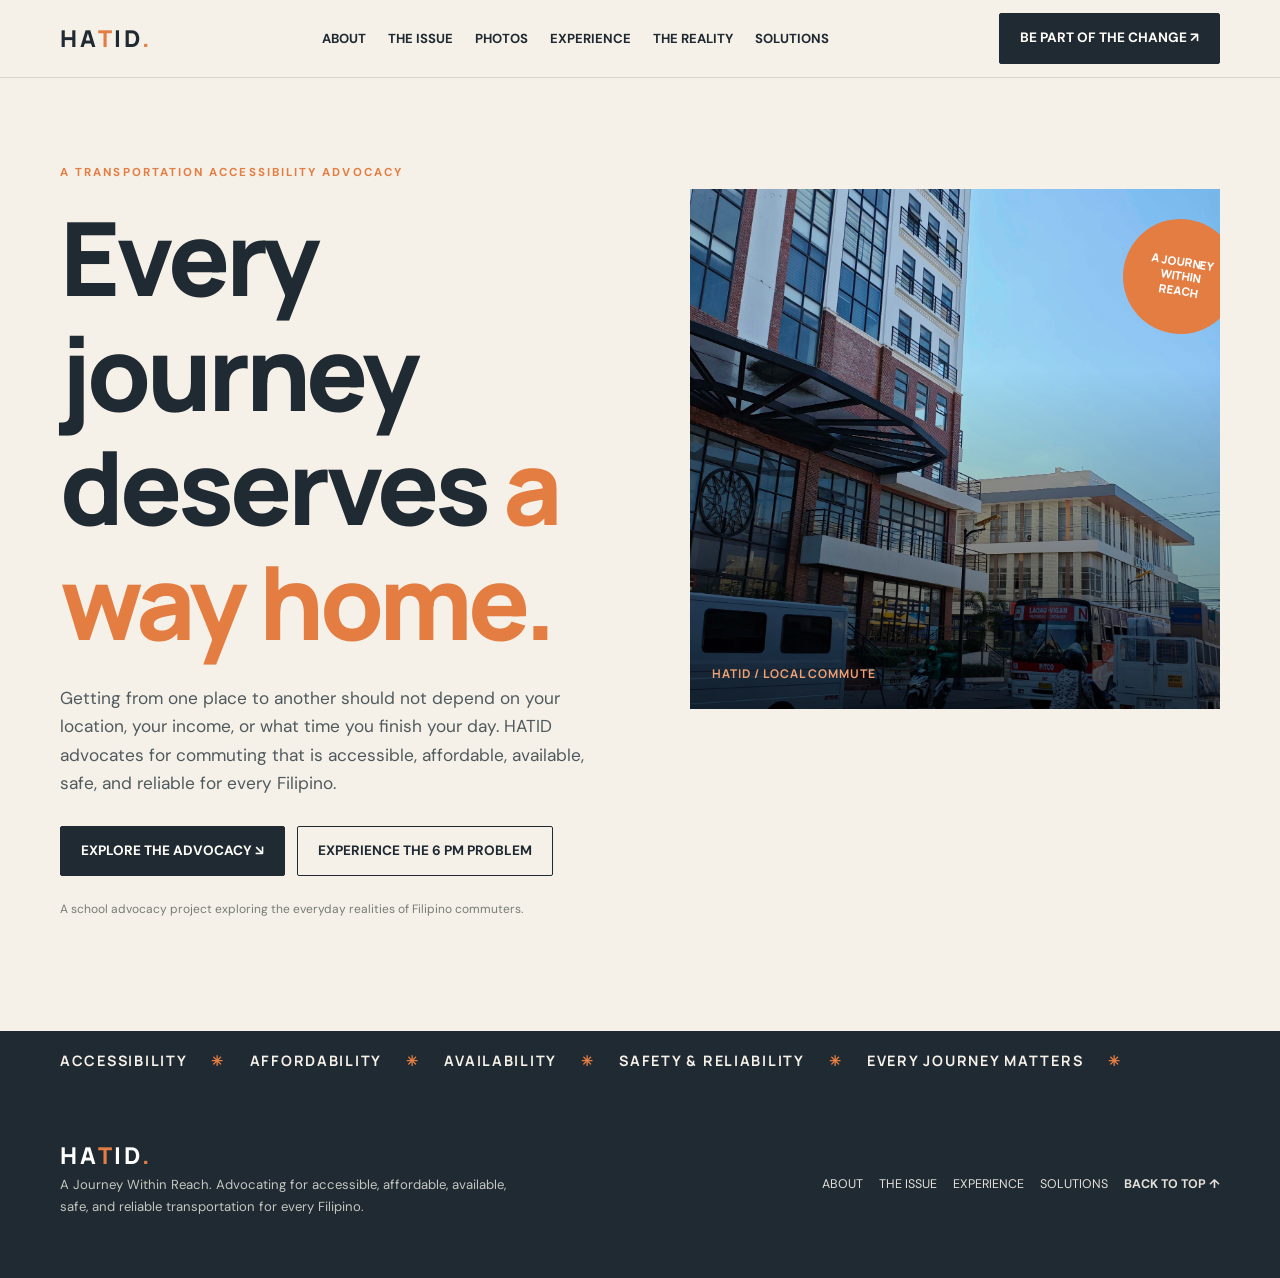
<file: index.html>
<!DOCTYPE html>
<html lang="en">
<head>
<meta charset="UTF-8">
<meta name="viewport" content="width=device-width, initial-scale=1.0">
<meta name="description" content="HATID — A Journey Within Reach. A student advocacy project for accessible, affordable, available, safe and reliable commuting in the Philippines.">
<title>A Journey Within Reach · HATID</title>
<link rel="stylesheet" href="css/style.css">
</head>
<body>
<header class="topbar">
 <div class="wrap nav">
  <a class="brand" href="index.html">HA<span>T</span>ID<span>.</span></a>
  <nav class="navlinks" id="navlinks">
   <a href="about.html">ABOUT</a><a href="issue.html">THE ISSUE</a><a href="photos.html">PHOTOS</a><a href="experience.html">EXPERIENCE</a><a href="reality.html">THE REALITY</a><a href="solutions.html">SOLUTIONS</a>
  </nav>
  <a class="nav-cta" href="take-action.html">BE PART OF THE CHANGE ↗</a>
  <button class="menu" id="menuBtn" aria-label="Open navigation">☰</button>
 </div>
</header>
<main>
<section class="wrap hero">
 <div>
  <div class="eyebrow">A transportation accessibility advocacy</div>
  <h1>Every journey deserves <em>a way home.</em></h1>
  <p class="hero-copy">Getting from one place to another should not depend on your location, your income, or what time you finish your day. HATID advocates for commuting that is accessible, affordable, available, safe, and reliable for every Filipino.</p>
  <div class="hero-actions"><a class="btn" href="issue.html">EXPLORE THE ADVOCACY ↘</a><a class="btn light" href="experience.html">EXPERIENCE THE 6 PM PROBLEM</a></div>
  <p class="hero-note">A school advocacy project exploring the everyday realities of Filipino commuters.</p>
 </div>
 <div class="photo-placeholder hero-photo" id="heroPhoto">
  <img src="images/commute-04.jpg" alt="Local street with public transport vehicles and pedestrians">
  <div class="photo-overlay"></div>
  <div class="photo-label"><strong>HATID / LOCAL COMMUTE</strong></div>
  <div class="hero-stamp">A JOURNEY<br>WITHIN<br>REACH</div>
 </div>
</section>
<div class="ticker"><div class="wrap ticker-content">ACCESSIBILITY <span>✳</span> AFFORDABILITY <span>✳</span> AVAILABILITY <span>✳</span> SAFETY & RELIABILITY <span>✳</span> EVERY JOURNEY MATTERS <span>✳</span></div>
</main>
<footer class="footer">
 <div class="wrap footer-row">
  <div><a class="brand" href="index.html">HA<span>T</span>ID<span>.</span></a><p>A Journey Within Reach. Advocating for accessible, affordable, available, safe, and reliable transportation for every Filipino.</p></div>
  <div class="footer-links"><a href="about.html">ABOUT</a><a href="issue.html">THE ISSUE</a><a href="experience.html">EXPERIENCE</a><a href="solutions.html">SOLUTIONS</a><a class="backtop" href="index.html">BACK TO TOP ↑</a></div>
 </div>
</footer>
<script src="js/main.js" defer></script>
</body>
</html>
</file>
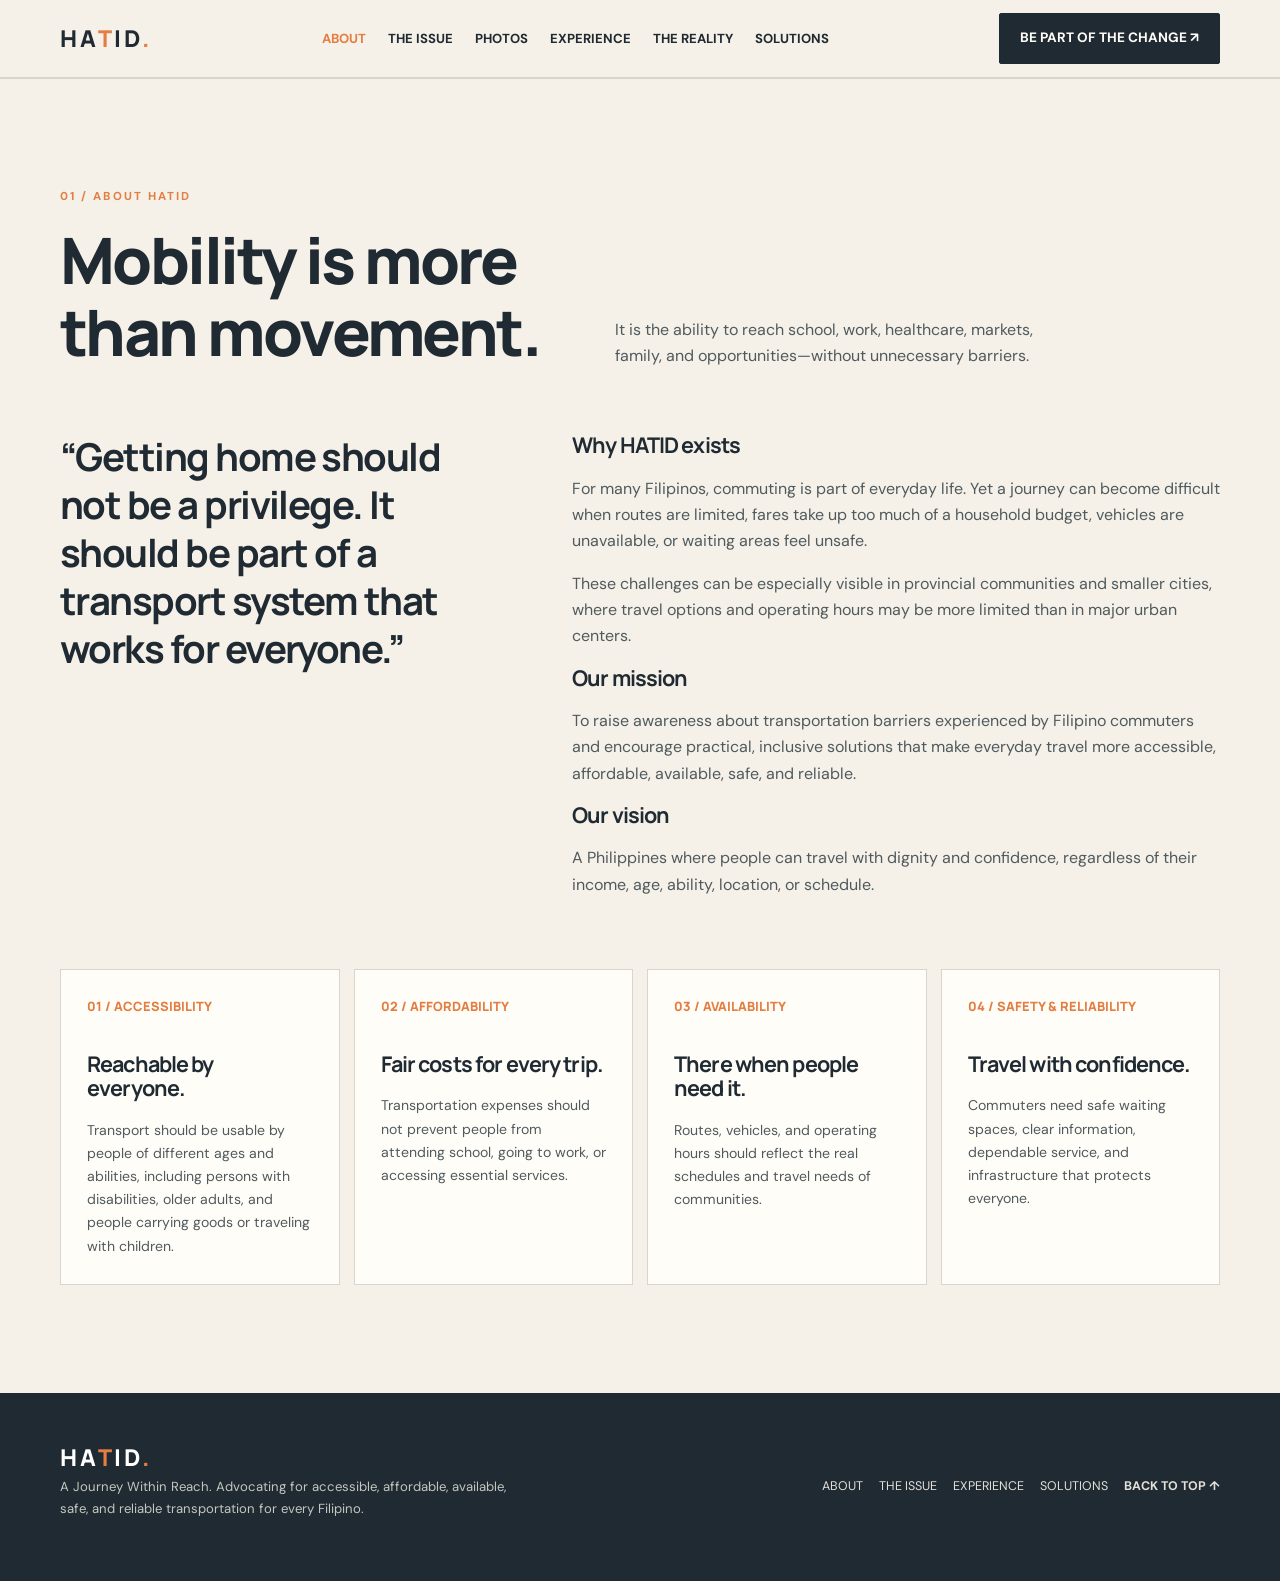
<file: about.html>
<!DOCTYPE html>
<html lang="en">
<head>
<meta charset="UTF-8">
<meta name="viewport" content="width=device-width, initial-scale=1.0">
<meta name="description" content="HATID — A Journey Within Reach. A student advocacy project for accessible, affordable, available, safe and reliable commuting in the Philippines.">
<title>About HATID · HATID</title>
<link rel="stylesheet" href="css/style.css">
</head>
<body>
<header class="topbar">
 <div class="wrap nav">
  <a class="brand" href="index.html">HA<span>T</span>ID<span>.</span></a>
  <nav class="navlinks" id="navlinks">
   <a href="about.html">ABOUT</a><a href="issue.html">THE ISSUE</a><a href="photos.html">PHOTOS</a><a href="experience.html">EXPERIENCE</a><a href="reality.html">THE REALITY</a><a href="solutions.html">SOLUTIONS</a>
  </nav>
  <a class="nav-cta" href="take-action.html">BE PART OF THE CHANGE ↗</a>
  <button class="menu" id="menuBtn" aria-label="Open navigation">☰</button>
 </div>
</header>
<main>
<section class="section" id="about">
 <div class="wrap">
  <div class="section-head"><div><div class="eyebrow">01 / About HATID</div><h2>Mobility is more<br>than movement.</h2></div><p style="margin-right:175px;">It is the ability to reach school, work, healthcare, markets, family, and opportunities—without unnecessary barriers.</p></div>
  <div class="intro-grid">
   <div class="intro-quote">“Getting home should not be a privilege. It should be part of a transport system that works for everyone.”</div>
   <div><h3>Why HATID exists</h3><p>For many Filipinos, commuting is part of everyday life. Yet a journey can become difficult when routes are limited, fares take up too much of a household budget, vehicles are unavailable, or waiting areas feel unsafe.</p><p>These challenges can be especially visible in provincial communities and smaller cities, where travel options and operating hours may be more limited than in major urban centers.</p><h3>Our mission</h3><p>To raise awareness about transportation barriers experienced by Filipino commuters and encourage practical, inclusive solutions that make everyday travel more accessible, affordable, available, safe, and reliable.</p><h3>Our vision</h3><p>A Philippines where people can travel with dignity and confidence, regardless of their income, age, ability, location, or schedule.</p></div>
  </div>
  <div class="pillars">
   <article class="pillar"><div class="num">01 / ACCESSIBILITY</div><h3>Reachable by everyone.</h3><p>Transport should be usable by people of different ages and abilities, including persons with disabilities, older adults, and people carrying goods or traveling with children.</p></article>
   <article class="pillar"><div class="num">02 / AFFORDABILITY</div><h3>Fair costs for every trip.</h3><p>Transportation expenses should not prevent people from attending school, going to work, or accessing essential services.</p></article>
   <article class="pillar"><div class="num">03 / AVAILABILITY</div><h3>There when people need it.</h3><p>Routes, vehicles, and operating hours should reflect the real schedules and travel needs of communities.</p></article>
   <article class="pillar"><div class="num">04 / SAFETY & RELIABILITY</div><h3>Travel with confidence.</h3><p>Commuters need safe waiting spaces, clear information, dependable service, and infrastructure that protects everyone.</p></article>
  </div>
 </div>
</section>
</main>
<footer class="footer">
 <div class="wrap footer-row">
  <div><a class="brand" href="index.html">HA<span>T</span>ID<span>.</span></a><p>A Journey Within Reach. Advocating for accessible, affordable, available, safe, and reliable transportation for every Filipino.</p></div>
  <div class="footer-links"><a href="about.html">ABOUT</a><a href="issue.html">THE ISSUE</a><a href="experience.html">EXPERIENCE</a><a href="solutions.html">SOLUTIONS</a><a class="backtop" href="index.html">BACK TO TOP ↑</a></div>
 </div>
</footer>
<script src="js/main.js" defer></script>
</body>
</html>
</file>
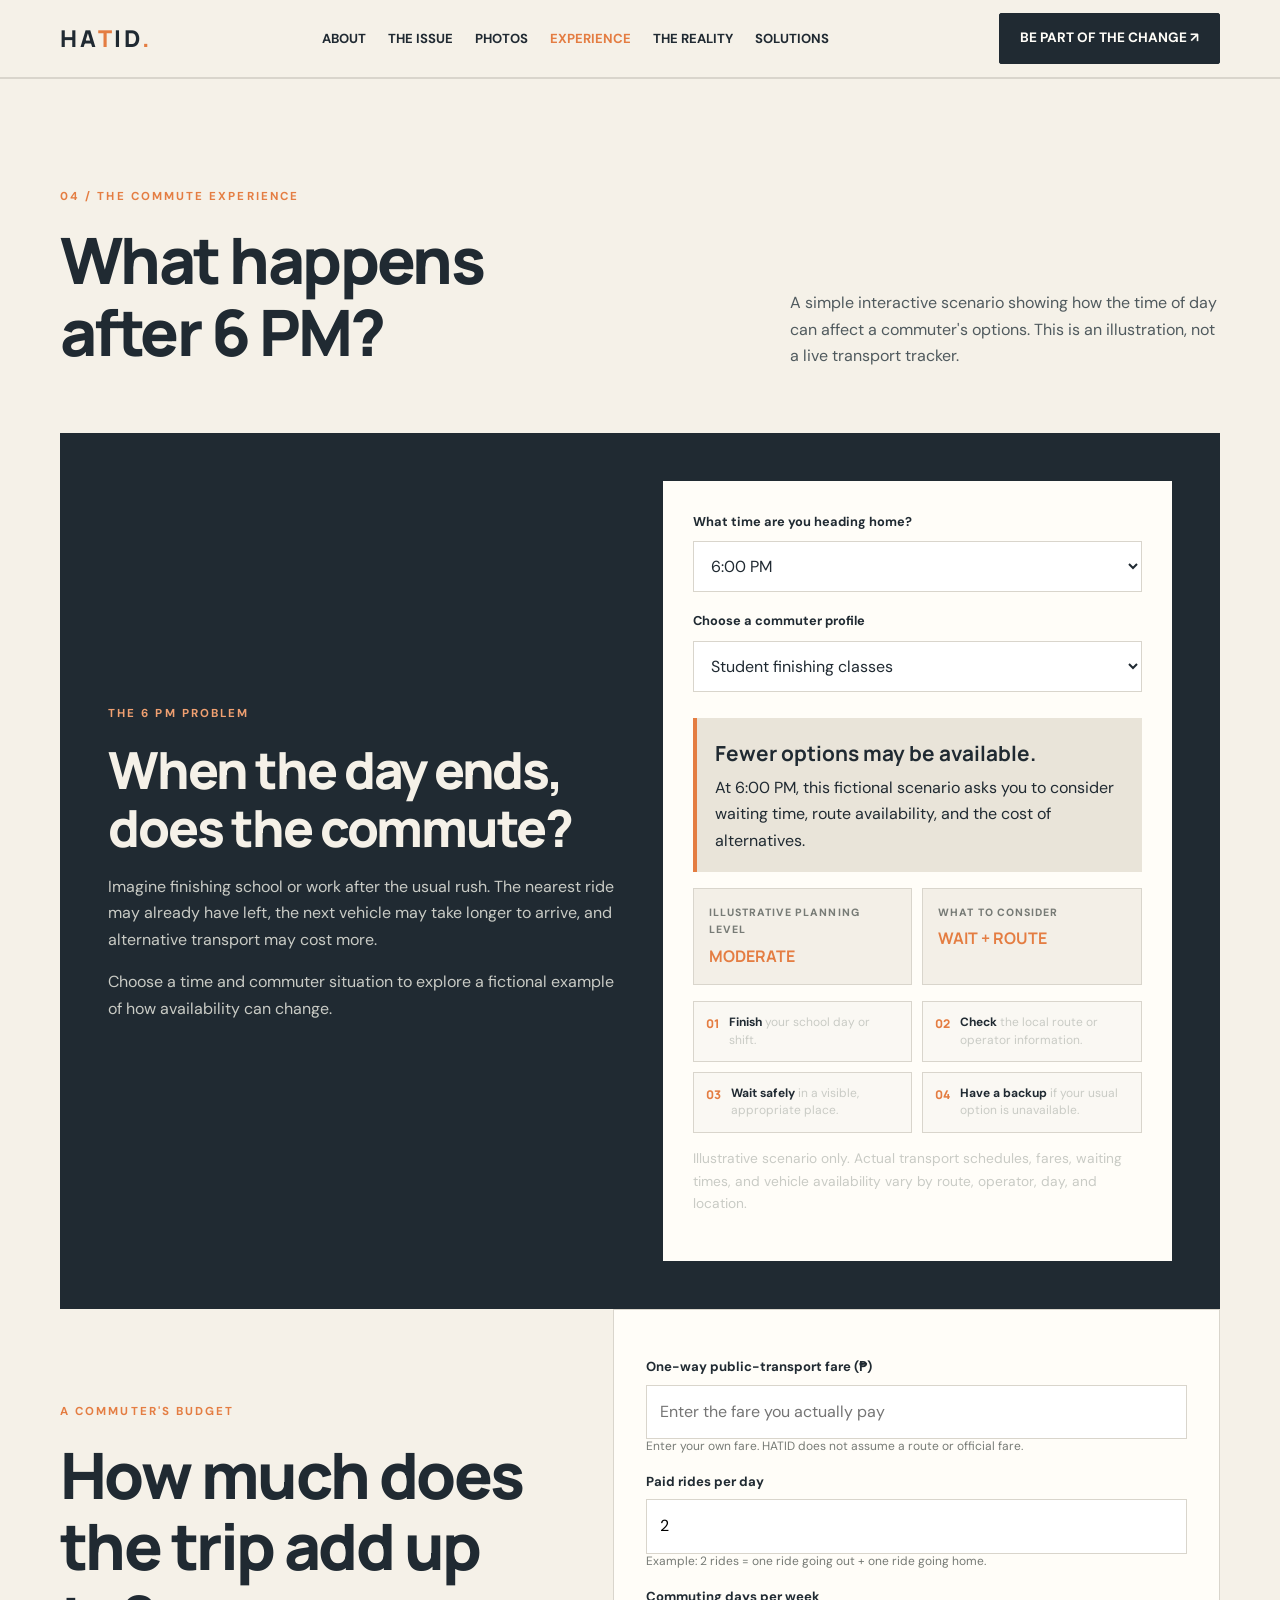
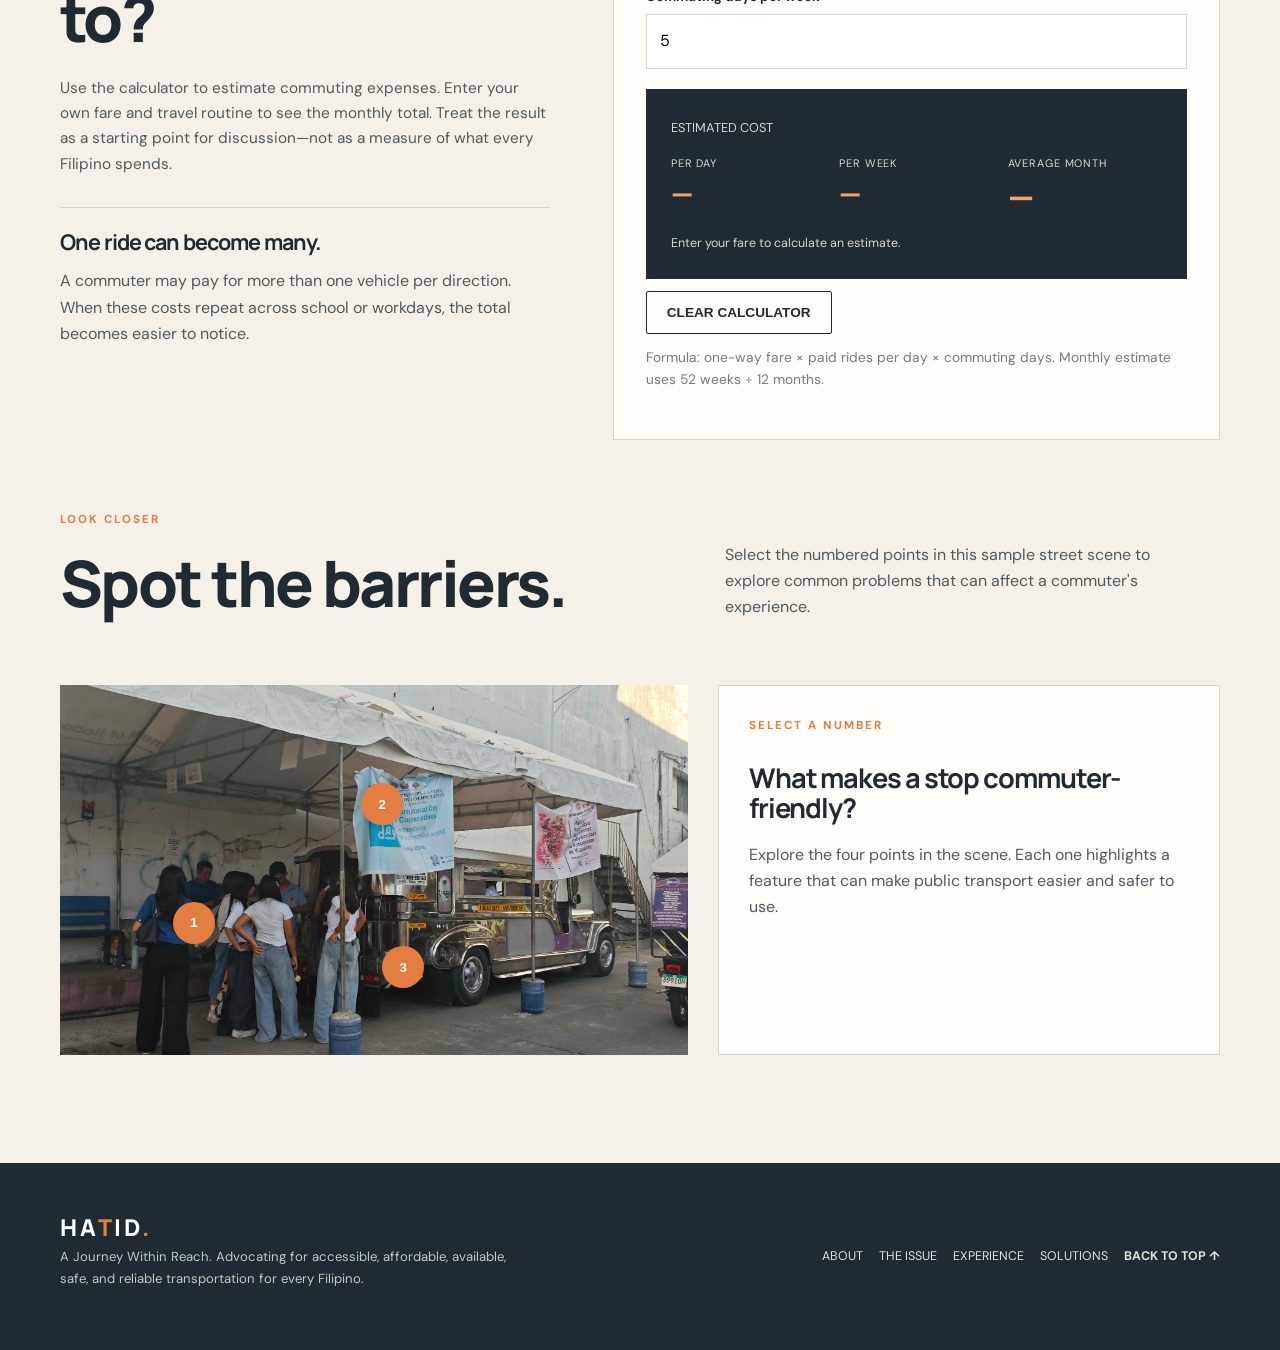
<file: experience.html>
<!DOCTYPE html>
<html lang="en">
<head>
<meta charset="UTF-8">
<meta name="viewport" content="width=device-width, initial-scale=1.0">
<meta name="description" content="HATID — A Journey Within Reach. A student advocacy project for accessible, affordable, available, safe and reliable commuting in the Philippines.">
<title>The Commute Experience · HATID</title>
<link rel="stylesheet" href="css/style.css">
</head>
<body>
<header class="topbar">
 <div class="wrap nav">
  <a class="brand" href="index.html">HA<span>T</span>ID<span>.</span></a>
  <nav class="navlinks" id="navlinks">
   <a href="about.html">ABOUT</a><a href="issue.html">THE ISSUE</a><a href="photos.html">PHOTOS</a><a href="experience.html">EXPERIENCE</a><a href="reality.html">THE REALITY</a><a href="solutions.html">SOLUTIONS</a>
  </nav>
  <a class="nav-cta" href="take-action.html">BE PART OF THE CHANGE ↗</a>
  <button class="menu" id="menuBtn" aria-label="Open navigation">☰</button>
 </div>
</header>
<main>
<section class="section" id="experience">
 <div class="wrap">
  <div class="section-head"><div><div class="eyebrow">04 / The commute experience</div><h2>What happens<br>after 6 PM?</h2></div><p>A simple interactive scenario showing how the time of day can affect a commuter's options. This is an illustration, not a live transport tracker.</p></div>
  <div class="feature-panel">
   <div><div class="eyebrow">THE 6 PM PROBLEM</div><h2>When the day ends, does the commute?</h2><p>Imagine finishing school or work after the usual rush. The nearest ride may already have left, the next vehicle may take longer to arrive, and alternative transport may cost more.</p><p>Choose a time and commuter situation to explore a fictional example of how availability can change.</p></div>
   <div class="sim-card">
    <label for="commuteTime">What time are you heading home?</label>
    <select id="commuteTime"><option value="16">4:00 PM</option><option value="18" selected>6:00 PM</option><option value="19">7:00 PM</option><option value="20">8:00 PM</option><option value="21">9:00 PM</option></select>
    <label for="commuterType">Choose a commuter profile</label>
    <select id="commuterType"><option value="student">Student finishing classes</option><option value="worker">Worker ending a shift</option><option value="provincial">Commuter in a smaller community</option></select>
    <div class="result" id="simResult" aria-live="polite"><strong>Fewer options may be available.</strong><span>At 6:00 PM, this fictional scenario asks you to consider waiting time, route availability, and the cost of alternatives.</span></div>
    <div class="scenario-meta" aria-live="polite">
     <div><small>ILLUSTRATIVE PLANNING LEVEL</small><strong id="planningLevel">MODERATE</strong></div>
     <div><small>WHAT TO CONSIDER</small><strong id="planningFocus">WAIT + ROUTE</strong></div>
    </div>
    <div class="scenario-steps">
     <div><span>01</span><p><strong>Finish</strong> your school day or shift.</p></div>
     <div><span>02</span><p><strong>Check</strong> the local route or operator information.</p></div>
     <div><span>03</span><p><strong>Wait safely</strong> in a visible, appropriate place.</p></div>
     <div><span>04</span><p><strong>Have a backup</strong> if your usual option is unavailable.</p></div>
    </div>
    <p class="small muted" style="margin-top:14px">Illustrative scenario only. Actual transport schedules, fares, waiting times, and vehicle availability vary by route, operator, day, and location.</p>
   </div>
  </div>

  <div class="calculator-layout">
   <div class="calc-copy">
    <div class="eyebrow">A commuter's budget</div>
    <h2>How much does<br>the trip add up to?</h2>
    <p class="calc-description">Use the calculator to estimate commuting expenses. Enter your own fare and travel routine to see the monthly total. Treat the result as a starting point for discussion—not as a measure of what every Filipino spends.</p>
    <div class="calc-intro"><h3>One ride can become many.</h3><p>A commuter may pay for more than one vehicle per direction. When these costs repeat across school or workdays, the total becomes easier to notice.</p></div>
   </div>
   <div class="calc-box">
    <label for="fare">One-way public-transport fare (₱)</label><input id="fare" type="number" min="0" step="0.01" inputmode="decimal" placeholder="Enter the fare you actually pay" aria-describedby="fareHelp">
    <p id="fareHelp" class="field-help">Enter your own fare. HATID does not assume a route or official fare.</p>
    <label for="rides">Paid rides per day</label><input id="rides" type="number" min="1" step="1" value="2" aria-describedby="ridesHelp">
    <p id="ridesHelp" class="field-help">Example: 2 rides = one ride going out + one ride going home.</p>
    <label for="days">Commuting days per week</label><input id="days" type="number" min="1" max="7" step="1" value="5">
    <div class="calc-total"><span>ESTIMATED COST</span><div class="calc-breakdown"><div><small>PER DAY</small><strong id="dailyTotal">—</strong></div><div><small>PER WEEK</small><strong id="weeklyTotal">—</strong></div><div><small>AVERAGE MONTH</small><strong id="monthlyTotal">—</strong></div></div><p id="calcMessage" class="calc-message">Enter your fare to calculate an estimate.</p></div>
    <button class="btn light" id="clearCalc" type="button" style="margin-top:12px">CLEAR CALCULATOR</button>
     <p class="small muted" style="margin-top:12px">Formula: one-way fare × paid rides per day × commuting days. Monthly estimate uses 52 weeks ÷ 12 months.</p>
   </div>
  </div>

  <div style="height:70px"></div>
  <div class="section-head"><div><div class="eyebrow">Look closer</div><h2>Spot the barriers.</h2></div><p style="margin-right: 65px;">Select the numbered points in this sample street scene to explore common problems that can affect a commuter's experience.</p></div>
  <div class="hotspot-layout">
   <div class="street-scene" role="group" aria-label="Illustrative street scene with four selectable problem points">
    <img src="images/commute-11.jpg" alt="Illustrative local street scene">

    <button class="hotspot h1" data-spot="lighting" aria-label="Lighting issue">1</button>
    <button class="hotspot h2" data-spot="information" aria-label="Route information issue">2</button>
    <button class="hotspot h4" data-spot="shelter" aria-label="Waiting shelter issue">3</button>
   </div>
   <div class="hotspot-info" id="hotspotInfo" aria-live="polite"><div class="eyebrow">SELECT A NUMBER</div><h3>What makes a stop commuter-friendly?</h3><p>Explore the four points in the scene. Each one highlights a feature that can make public transport easier and safer to use.</p></div>
  </div>
 </div>
</section>
</main>
<footer class="footer">
 <div class="wrap footer-row">
  <div><a class="brand" href="index.html">HA<span>T</span>ID<span>.</span></a><p>A Journey Within Reach. Advocating for accessible, affordable, available, safe, and reliable transportation for every Filipino.</p></div>
  <div class="footer-links"><a href="about.html">ABOUT</a><a href="issue.html">THE ISSUE</a><a href="experience.html">EXPERIENCE</a><a href="solutions.html">SOLUTIONS</a><a class="backtop" href="index.html">BACK TO TOP ↑</a></div>
 </div>
</footer>
<script src="js/main.js" defer></script>
</body>
</html>
</file>
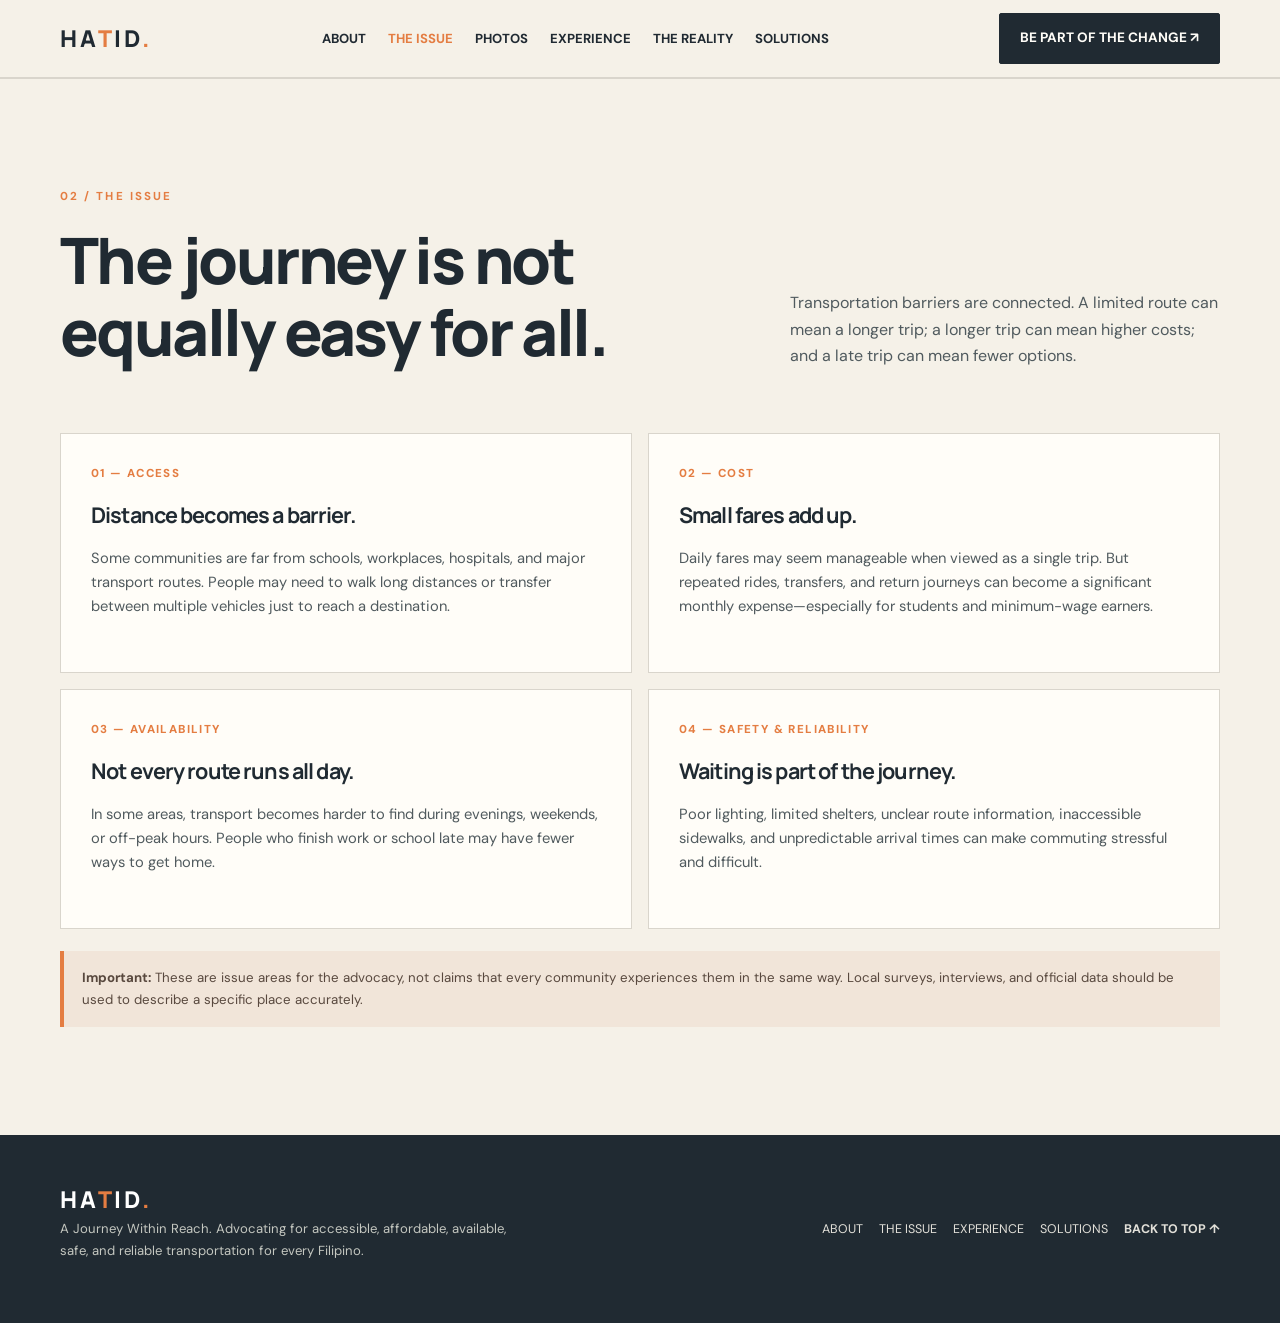
<file: issue.html>
<!DOCTYPE html>
<html lang="en">
<head>
<meta charset="UTF-8">
<meta name="viewport" content="width=device-width, initial-scale=1.0">
<meta name="description" content="HATID — A Journey Within Reach. A student advocacy project for accessible, affordable, available, safe and reliable commuting in the Philippines.">
<title>The Issue · HATID</title>
<link rel="stylesheet" href="css/style.css">
</head>
<body>
<header class="topbar">
 <div class="wrap nav">
  <a class="brand" href="index.html">HA<span>T</span>ID<span>.</span></a>
  <nav class="navlinks" id="navlinks">
   <a href="about.html">ABOUT</a><a href="issue.html">THE ISSUE</a><a href="photos.html">PHOTOS</a><a href="experience.html">EXPERIENCE</a><a href="reality.html">THE REALITY</a><a href="solutions.html">SOLUTIONS</a>
  </nav>
  <a class="nav-cta" href="take-action.html">BE PART OF THE CHANGE ↗</a>
  <button class="menu" id="menuBtn" aria-label="Open navigation">☰</button>
 </div>
</header>
<main>
<section class="section" id="issue">
 <div class="wrap">
  <div class="section-head"><div><div class="eyebrow">02 / The issue</div><h2>The journey is not<br>equally easy for all.</h2></div><p>Transportation barriers are connected. A limited route can mean a longer trip; a longer trip can mean higher costs; and a late trip can mean fewer options.</p></div>
  <div class="issue-grid">
   <article class="issue"><div class="tag">01 — ACCESS</div><h3>Distance becomes a barrier.</h3><p>Some communities are far from schools, workplaces, hospitals, and major transport routes. People may need to walk long distances or transfer between multiple vehicles just to reach a destination.</p></article>
   <article class="issue"><div class="tag">02 — COST</div><h3>Small fares add up.</h3><p>Daily fares may seem manageable when viewed as a single trip. But repeated rides, transfers, and return journeys can become a significant monthly expense—especially for students and minimum-wage earners.</p></article>
   <article class="issue"><div class="tag">03 — AVAILABILITY</div><h3>Not every route runs all day.</h3><p>In some areas, transport becomes harder to find during evenings, weekends, or off-peak hours. People who finish work or school late may have fewer ways to get home.</p></article>
   <article class="issue"><div class="tag">04 — SAFETY & RELIABILITY</div><h3>Waiting is part of the journey.</h3><p>Poor lighting, limited shelters, unclear route information, inaccessible sidewalks, and unpredictable arrival times can make commuting stressful and difficult.</p></article>
  </div>
  <div class="notice"><strong>Important:</strong> These are issue areas for the advocacy, not claims that every community experiences them in the same way. Local surveys, interviews, and official data should be used to describe a specific place accurately.</div>
 </div>
</section>
</main>
<footer class="footer">
 <div class="wrap footer-row">
  <div><a class="brand" href="index.html">HA<span>T</span>ID<span>.</span></a><p>A Journey Within Reach. Advocating for accessible, affordable, available, safe, and reliable transportation for every Filipino.</p></div>
  <div class="footer-links"><a href="about.html">ABOUT</a><a href="issue.html">THE ISSUE</a><a href="experience.html">EXPERIENCE</a><a href="solutions.html">SOLUTIONS</a><a class="backtop" href="index.html">BACK TO TOP ↑</a></div>
 </div>
</footer>
<script src="js/main.js" defer></script>
</body>
</html>
</file>
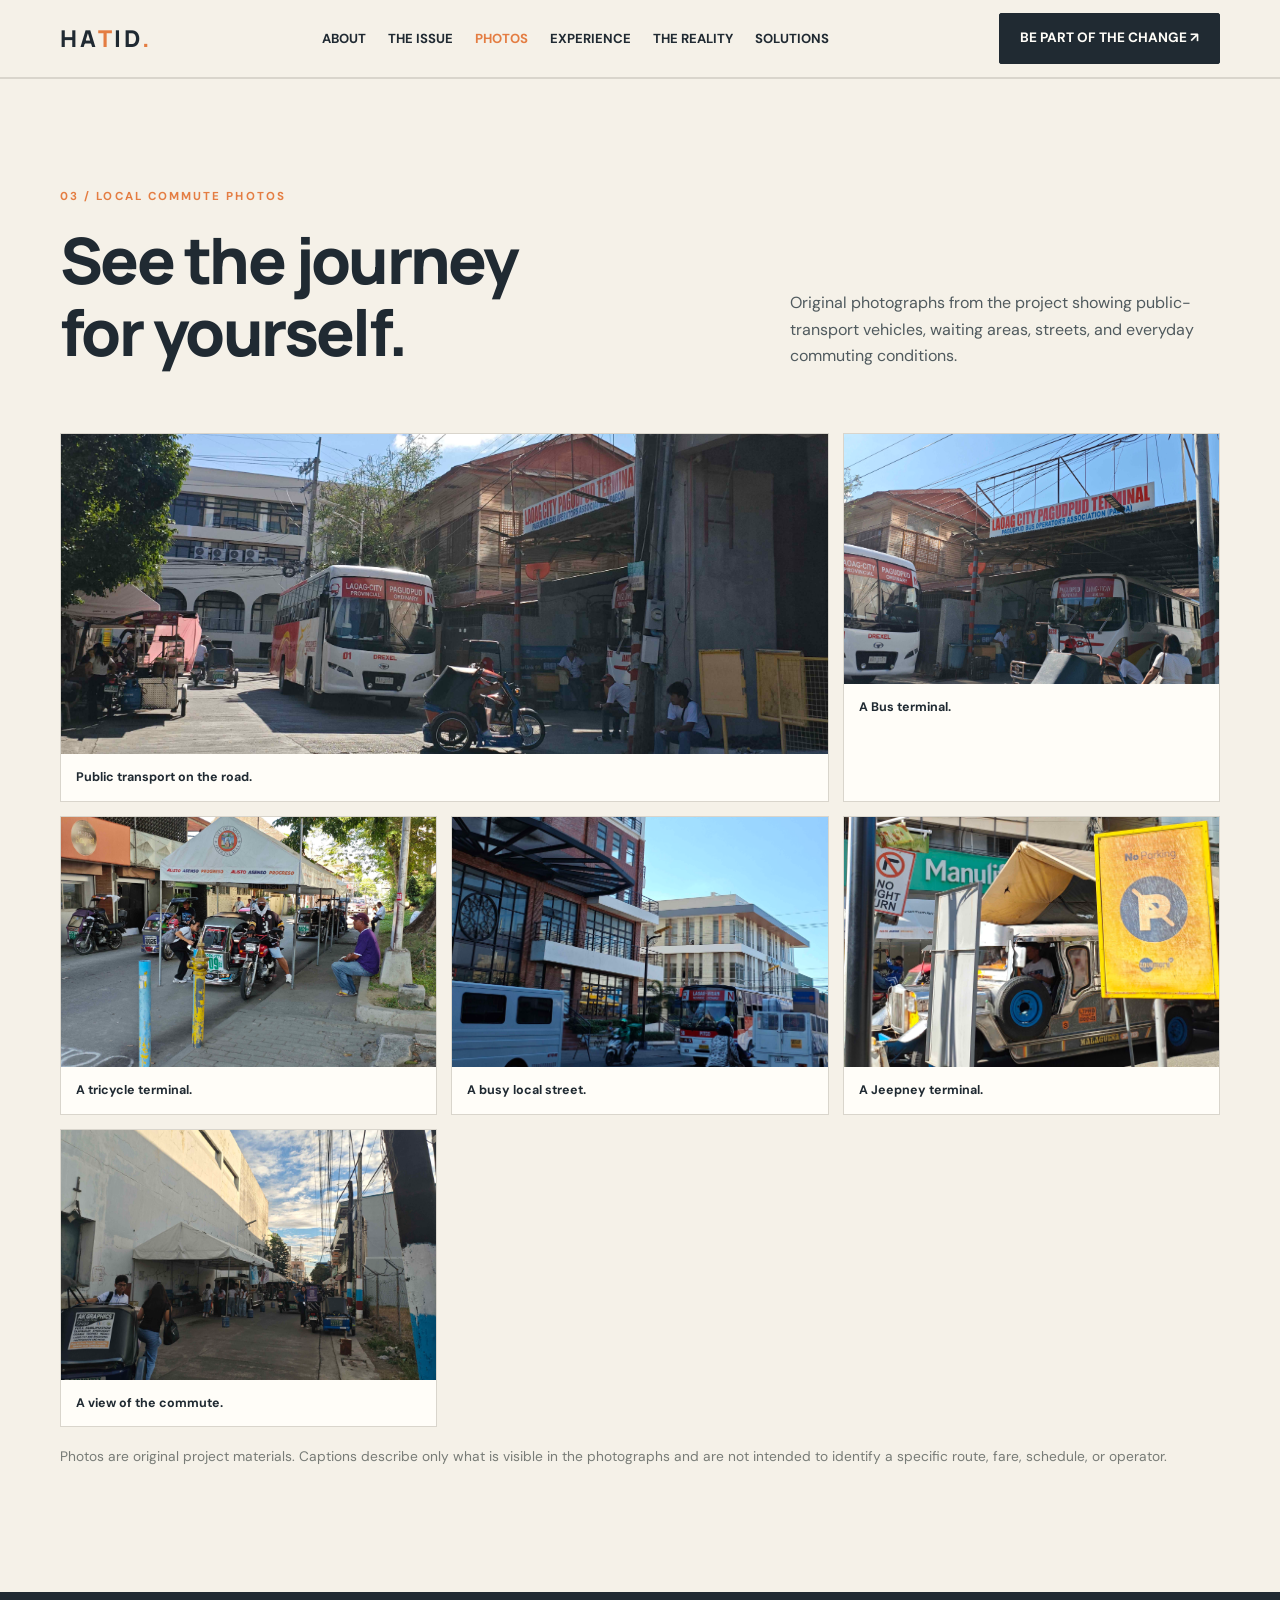
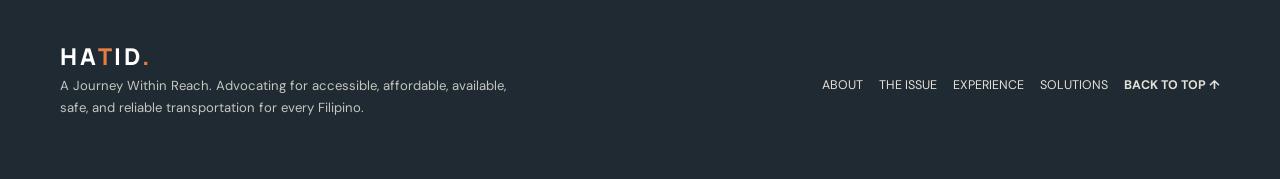
<file: photos.html>
<!DOCTYPE html>
<html lang="en">
<head>
<meta charset="UTF-8">
<meta name="viewport" content="width=device-width, initial-scale=1.0">
<meta name="description" content="HATID — A Journey Within Reach. A student advocacy project for accessible, affordable, available, safe and reliable commuting in the Philippines.">
<title>Local Photos · HATID</title>
<link rel="stylesheet" href="css/style.css">
</head>
<body>
<header class="topbar">
 <div class="wrap nav">
  <a class="brand" href="index.html">HA<span>T</span>ID<span>.</span></a>
  <nav class="navlinks" id="navlinks">
   <a href="about.html">ABOUT</a><a href="issue.html">THE ISSUE</a><a href="photos.html">PHOTOS</a><a href="experience.html">EXPERIENCE</a><a href="reality.html">THE REALITY</a><a href="solutions.html">SOLUTIONS</a>
  </nav>
  <a class="nav-cta" href="take-action.html">BE PART OF THE CHANGE ↗</a>
  <button class="menu" id="menuBtn" aria-label="Open navigation">☰</button>
 </div>
</header>
<main>
<section class="section photo-section" id="local-photos">
 <div class="wrap">
  <div class="section-head">
   <div><div class="eyebrow">03 / Local commute photos</div><h2>See the journey<br>for yourself.</h2></div>
   <p>Original photographs from the project showing public-transport vehicles, waiting areas, streets, and everyday commuting conditions.</p>
  </div>
  <div class="photo-grid">
   <figure class="commute-photo photo-large"><img src="images/commute-01.jpg" alt="Public utility jeepney viewed from the front"><figcaption>Public transport on the road.</figcaption></figure>
   <figure class="commute-photo"><img src="images/commute-02.jpg" alt="Jeepney beside a roadside sign and waiting area"><figcaption>A Bus terminal.</figcaption></figure>
   <figure class="commute-photo"><img src="images/commute-03.jpg" alt="Side view of a public utility vehicle at a roadside stop"><figcaption>A tricycle terminal.</figcaption></figure>
   <figure class="commute-photo"><img src="images/commute-04.jpg" alt="Street with public transport vehicles and pedestrians"><figcaption>A busy local street.</figcaption></figure>
   <figure class="commute-photo"><img src="images/commute-05.jpg" alt="Transport terminal with several tricycles and commuters"><figcaption>A Jeepney terminal.</figcaption></figure>
   <figure class="commute-photo"><img src="images/commute-12.jpg" alt="Side view of a public utility vehicle beside the road"><figcaption>A view of the commute.</figcaption></figure>
  </div>
  <p class="small muted photo-note">Photos are original project materials. Captions describe only what is visible in the photographs and are not intended to identify a specific route, fare, schedule, or operator.</p>
 </div>
</section>
</main>
<footer class="footer">
 <div class="wrap footer-row">
  <div><a class="brand" href="index.html">HA<span>T</span>ID<span>.</span></a><p>A Journey Within Reach. Advocating for accessible, affordable, available, safe, and reliable transportation for every Filipino.</p></div>
  <div class="footer-links"><a href="about.html">ABOUT</a><a href="issue.html">THE ISSUE</a><a href="experience.html">EXPERIENCE</a><a href="solutions.html">SOLUTIONS</a><a class="backtop" href="index.html">BACK TO TOP ↑</a></div>
 </div>
</footer>
<script src="js/main.js" defer></script>
</body>
</html>
</file>
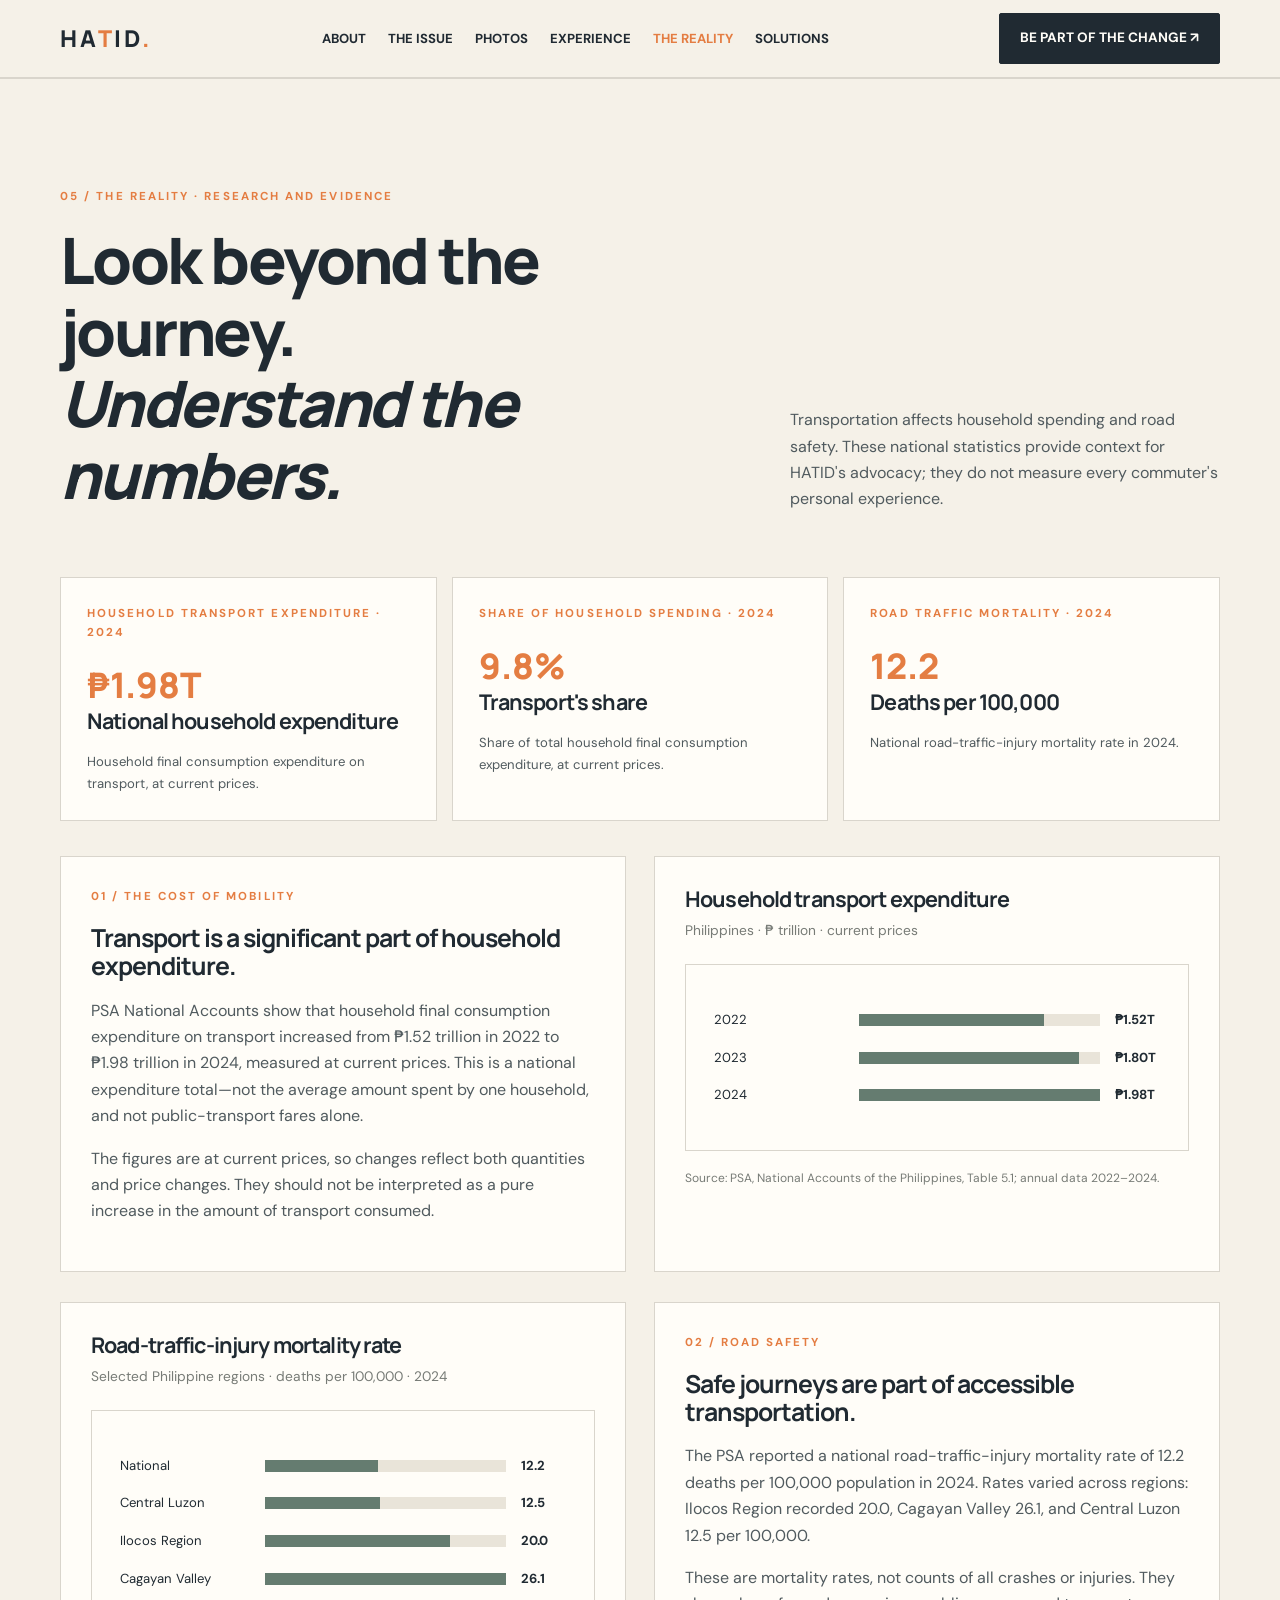
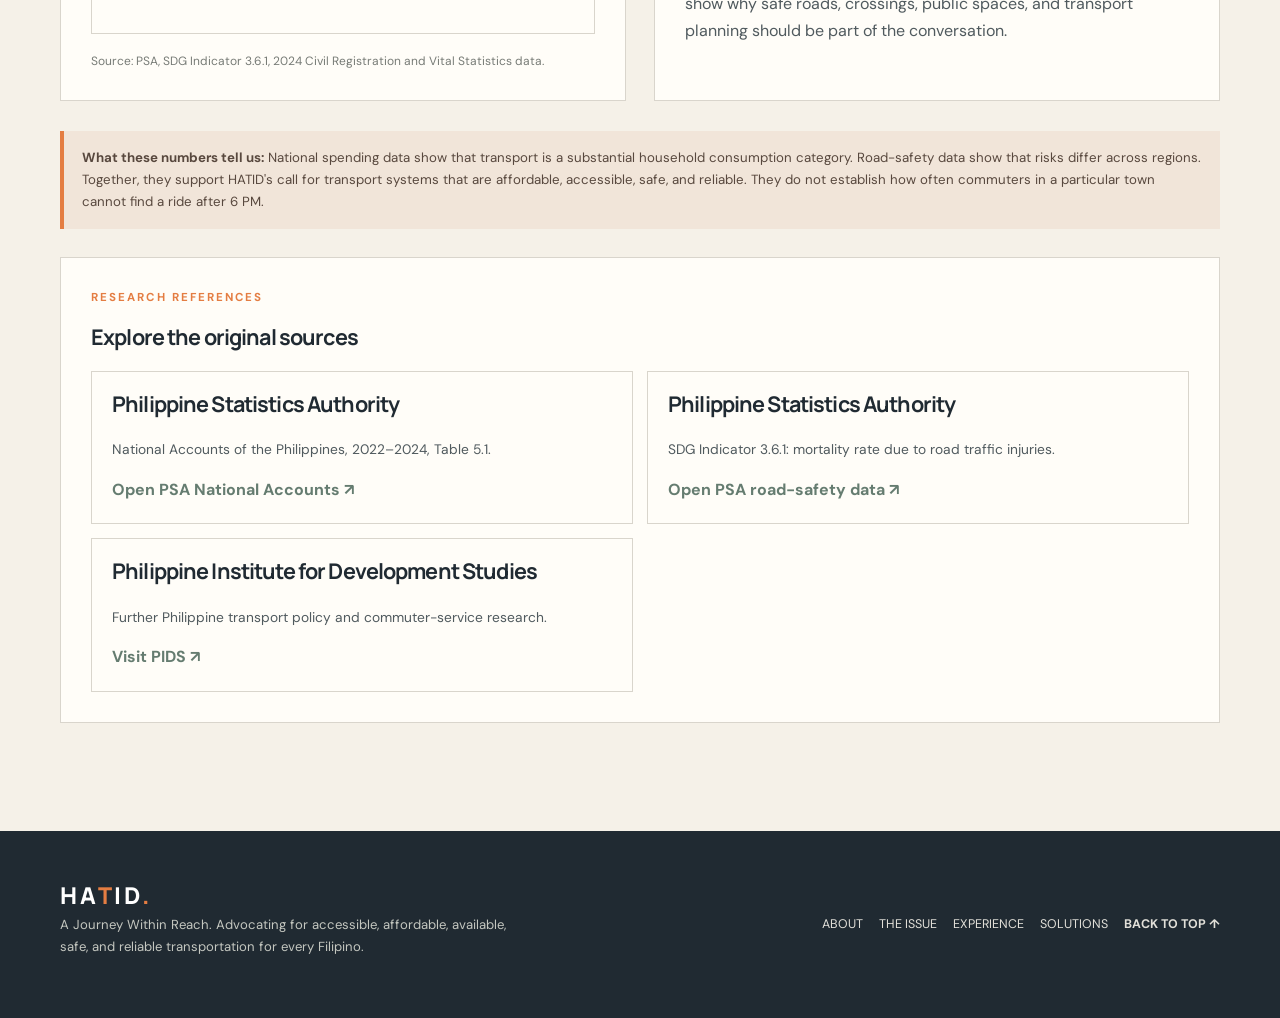
<file: reality.html>
<!DOCTYPE html>
<html lang="en">
<head>
<meta charset="UTF-8">
<meta name="viewport" content="width=device-width, initial-scale=1.0">
<meta name="description" content="HATID — A Journey Within Reach. A student advocacy project for accessible, affordable, available, safe and reliable commuting in the Philippines.">
<title>The Reality · HATID</title>
<link rel="stylesheet" href="css/style.css">
</head>
<body>
<header class="topbar">
 <div class="wrap nav">
  <a class="brand" href="index.html">HA<span>T</span>ID<span>.</span></a>
  <nav class="navlinks" id="navlinks">
   <a href="about.html">ABOUT</a><a href="issue.html">THE ISSUE</a><a href="photos.html">PHOTOS</a><a href="experience.html">EXPERIENCE</a><a href="reality.html">THE REALITY</a><a href="solutions.html">SOLUTIONS</a>
  </nav>
  <a class="nav-cta" href="take-action.html">BE PART OF THE CHANGE ↗</a>
  <button class="menu" id="menuBtn" aria-label="Open navigation">☰</button>
 </div>
</header>
<main>
<section class="section" id="reality">
 <div class="wrap">
  <div class="section-head"><div><div class="eyebrow">05 / The reality · Research and evidence</div><h2>Look beyond the journey.<br><em>Understand the numbers.</em></h2></div><p>Transportation affects household spending and road safety. These national statistics provide context for HATID's advocacy; they do not measure every commuter's personal experience.</p></div>

  <div class="data-grid">
   <article class="data-card"><div class="eyebrow">HOUSEHOLD TRANSPORT EXPENDITURE · 2024</div><strong>₱1.98T</strong><h3>National household expenditure</h3><p>Household final consumption expenditure on transport, at current prices.</p></article>
   <article class="data-card"><div class="eyebrow">SHARE OF HOUSEHOLD SPENDING · 2024</div><strong>9.8%</strong><h3>Transport's share</h3><p>Share of total household final consumption expenditure, at current prices.</p></article>
   <article class="data-card"><div class="eyebrow">ROAD TRAFFIC MORTALITY · 2024</div><strong>12.2</strong><h3>Deaths per 100,000</h3><p>National road-traffic-injury mortality rate in 2024.</p></article>
  </div>

  <div class="research-block">
   <div class="research-copy"><div class="eyebrow">01 / The cost of mobility</div><h3>Transport is a significant part of household expenditure.</h3><p>PSA National Accounts show that household final consumption expenditure on transport increased from ₱1.52 trillion in 2022 to ₱1.98 trillion in 2024, measured at current prices. This is a national expenditure total—not the average amount spent by one household, and not public-transport fares alone.</p><p>The figures are at current prices, so changes reflect both quantities and price changes. They should not be interpreted as a pure increase in the amount of transport consumed.</p></div>
   <div class="chart-card"><h3>Household transport expenditure</h3><p class="small muted">Philippines · ₱ trillion · current prices</p>
    <div class="bar-chart" role="img" aria-label="Household transport expenditure: 1.52 trillion pesos in 2022, 1.80 trillion in 2023, and 1.98 trillion in 2024">
     <div class="bar-row"><span>2022</span><div class="bar"><i style="width:76.7%"></i></div><b>₱1.52T</b></div>
     <div class="bar-row"><span>2023</span><div class="bar"><i style="width:91.1%"></i></div><b>₱1.80T</b></div>
     <div class="bar-row"><span>2024</span><div class="bar"><i style="width:100%"></i></div><b>₱1.98T</b></div>
    </div><small class="source-note">Source: PSA, National Accounts of the Philippines, Table 5.1; annual data 2022–2024.</small>
   </div>
  </div>

  <div class="research-block reverse">
   <div class="research-copy"><div class="eyebrow">02 / Road safety</div><h3>Safe journeys are part of accessible transportation.</h3><p>The PSA reported a national road-traffic-injury mortality rate of 12.2 deaths per 100,000 population in 2024. Rates varied across regions: Ilocos Region recorded 20.0, Cagayan Valley 26.1, and Central Luzon 12.5 per 100,000.</p><p>These are mortality rates, not counts of all crashes or injuries. They show why safe roads, crossings, public spaces, and transport planning should be part of the conversation.</p></div>
   <div class="chart-card"><h3>Road-traffic-injury mortality rate</h3><p class="small muted">Selected Philippine regions · deaths per 100,000 · 2024</p>
    <div class="bar-chart" role="img" aria-label="National 12.2, Central Luzon 12.5, Ilocos Region 20.0, Cagayan Valley 26.1 deaths per 100,000 population">
     <div class="bar-row"><span>National</span><div class="bar"><i style="width:46.7%"></i></div><b>12.2</b></div>
     <div class="bar-row"><span>Central Luzon</span><div class="bar"><i style="width:47.9%"></i></div><b>12.5</b></div>
     <div class="bar-row"><span>Ilocos Region</span><div class="bar"><i style="width:76.6%"></i></div><b>20.0</b></div>
     <div class="bar-row"><span>Cagayan Valley</span><div class="bar"><i style="width:100%"></i></div><b>26.1</b></div>
    </div><small class="source-note">Source: PSA, SDG Indicator 3.6.1, 2024 Civil Registration and Vital Statistics data.</small>
   </div>
  </div>

  <div class="notice"><strong>What these numbers tell us:</strong> National spending data show that transport is a substantial household consumption category. Road-safety data show that risks differ across regions. Together, they support HATID's call for transport systems that are affordable, accessible, safe, and reliable. They do not establish how often commuters in a particular town cannot find a ride after 6 PM.</div>

  <div class="sources-panel">
   <div class="eyebrow">Research references</div><h3>Explore the original sources</h3>
   <div class="sources">
    <div class="source"><h3>Philippine Statistics Authority</h3><p class="small">National Accounts of the Philippines, 2022–2024, Table 5.1.</p><a href="https://psa.gov.ph/system/files/eiad/2022%20to%202024%20Consolidated%20Accounts%20and%20Income%20and%20Outlay%20Accounts.pdf" target="_blank" rel="noopener">Open PSA National Accounts ↗</a></div>
    <div class="source"><h3>Philippine Statistics Authority</h3><p class="small">SDG Indicator 3.6.1: mortality rate due to road traffic injuries.</p><a href="https://psa.gov.ph/statistics/vital-statistics/node/1684082498" target="_blank" rel="noopener">Open PSA road-safety data ↗</a></div>
    <div class="source"><h3>Philippine Institute for Development Studies</h3><p class="small">Further Philippine transport policy and commuter-service research.</p><a href="https://www.pids.gov.ph/" target="_blank" rel="noopener">Visit PIDS ↗</a></div>
   </div>
  </div>
 </div>
</section>
</main>
<footer class="footer">
 <div class="wrap footer-row">
  <div><a class="brand" href="index.html">HA<span>T</span>ID<span>.</span></a><p>A Journey Within Reach. Advocating for accessible, affordable, available, safe, and reliable transportation for every Filipino.</p></div>
  <div class="footer-links"><a href="about.html">ABOUT</a><a href="issue.html">THE ISSUE</a><a href="experience.html">EXPERIENCE</a><a href="solutions.html">SOLUTIONS</a><a class="backtop" href="index.html">BACK TO TOP ↑</a></div>
 </div>
</footer>
<script src="js/main.js" defer></script>
</body>
</html>
</file>
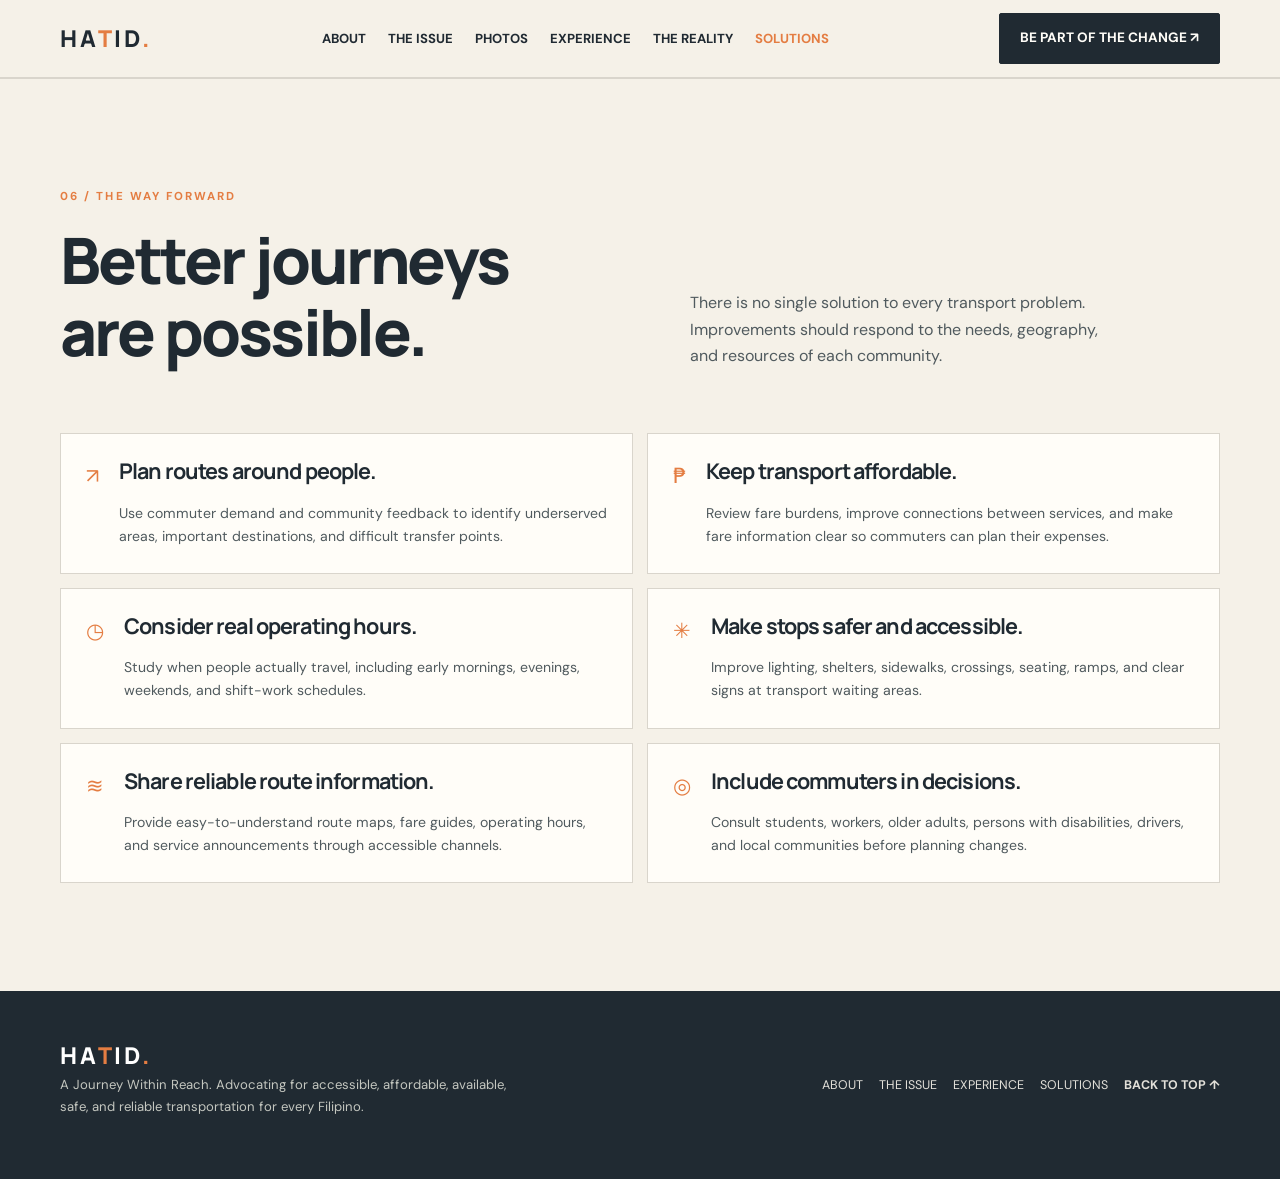
<file: solutions.html>
<!DOCTYPE html>
<html lang="en">
<head>
<meta charset="UTF-8">
<meta name="viewport" content="width=device-width, initial-scale=1.0">
<meta name="description" content="HATID — A Journey Within Reach. A student advocacy project for accessible, affordable, available, safe and reliable commuting in the Philippines.">
<title>The Way Forward · HATID</title>
<link rel="stylesheet" href="css/style.css">
</head>
<body>
<header class="topbar">
 <div class="wrap nav">
  <a class="brand" href="index.html">HA<span>T</span>ID<span>.</span></a>
  <nav class="navlinks" id="navlinks">
   <a href="about.html">ABOUT</a><a href="issue.html">THE ISSUE</a><a href="photos.html">PHOTOS</a><a href="experience.html">EXPERIENCE</a><a href="reality.html">THE REALITY</a><a href="solutions.html">SOLUTIONS</a>
  </nav>
  <a class="nav-cta" href="take-action.html">BE PART OF THE CHANGE ↗</a>
  <button class="menu" id="menuBtn" aria-label="Open navigation">☰</button>
 </div>
</header>
<main>
<section class="section" id="solutions">
 <div class="wrap">
  <div class="section-head"><div><div class="eyebrow">06 / The way forward</div><h2>Better journeys<br>are possible.</h2></div><p style="margin-right: 100px;">There is no single solution to every transport problem. Improvements should respond to the needs, geography, and resources of each community.</p></div>
  <div class="solution-grid">
   <article class="solution"><div class="icon">↗</div><div><h3>Plan routes around people.</h3><p>Use commuter demand and community feedback to identify underserved areas, important destinations, and difficult transfer points.</p></div></article>
   <article class="solution"><div class="icon">₱</div><div><h3>Keep transport affordable.</h3><p>Review fare burdens, improve connections between services, and make fare information clear so commuters can plan their expenses.</p></div></article>
   <article class="solution"><div class="icon">◷</div><div><h3>Consider real operating hours.</h3><p>Study when people actually travel, including early mornings, evenings, weekends, and shift-work schedules.</p></div></article>
   <article class="solution"><div class="icon">✳</div><div><h3>Make stops safer and accessible.</h3><p>Improve lighting, shelters, sidewalks, crossings, seating, ramps, and clear signs at transport waiting areas.</p></div></article>
   <article class="solution"><div class="icon">≋</div><div><h3>Share reliable route information.</h3><p>Provide easy-to-understand route maps, fare guides, operating hours, and service announcements through accessible channels.</p></div></article>
   <article class="solution"><div class="icon">◎</div><div><h3>Include commuters in decisions.</h3><p>Consult students, workers, older adults, persons with disabilities, drivers, and local communities before planning changes.</p></div></article>
  </div>
 </div>
</section>
</main>
<footer class="footer">
 <div class="wrap footer-row">
  <div><a class="brand" href="index.html">HA<span>T</span>ID<span>.</span></a><p>A Journey Within Reach. Advocating for accessible, affordable, available, safe, and reliable transportation for every Filipino.</p></div>
  <div class="footer-links"><a href="about.html">ABOUT</a><a href="issue.html">THE ISSUE</a><a href="experience.html">EXPERIENCE</a><a href="solutions.html">SOLUTIONS</a><a class="backtop" href="index.html">BACK TO TOP ↑</a></div>
 </div>
</footer>
<script src="js/main.js" defer></script>
</body>
</html>
</file>
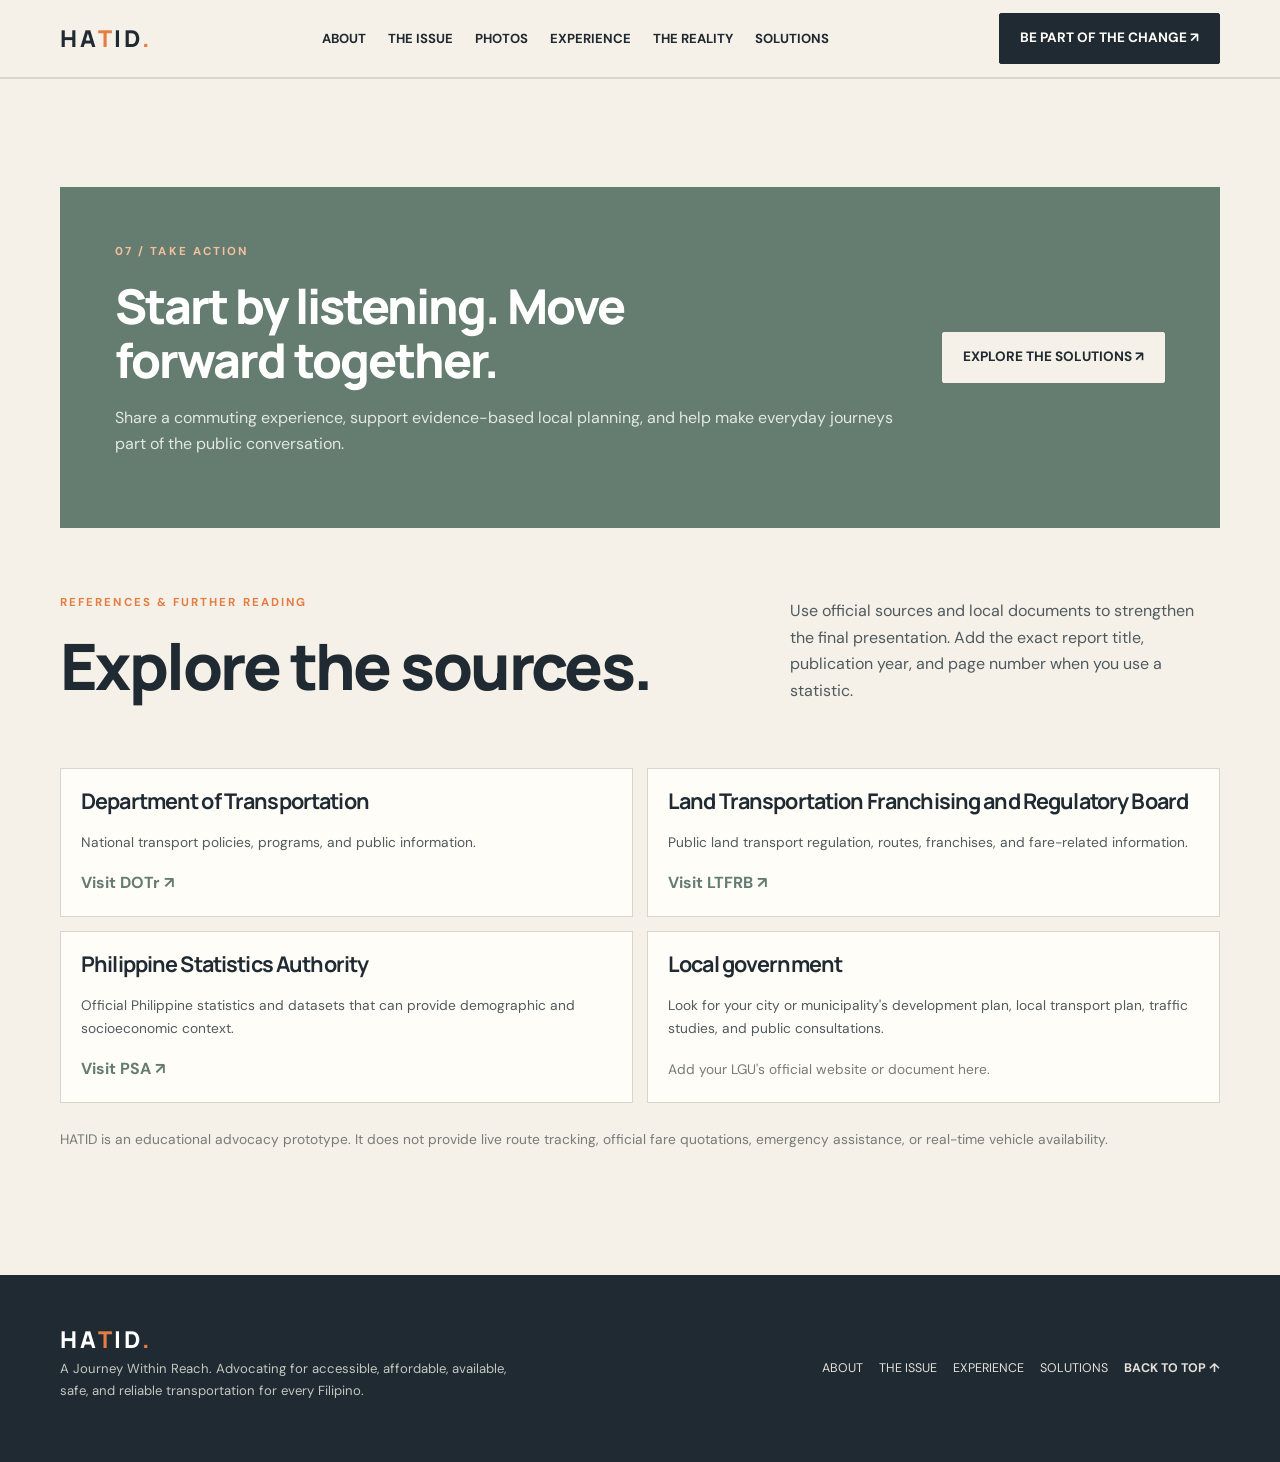
<file: take-action.html>
<!DOCTYPE html>
<html lang="en">
<head>
<meta charset="UTF-8">
<meta name="viewport" content="width=device-width, initial-scale=1.0">
<meta name="description" content="HATID — A Journey Within Reach. A student advocacy project for accessible, affordable, available, safe and reliable commuting in the Philippines.">
<title>Take Action · HATID</title>
<link rel="stylesheet" href="css/style.css">
</head>
<body>
<header class="topbar">
 <div class="wrap nav">
  <a class="brand" href="index.html">HA<span>T</span>ID<span>.</span></a>
  <nav class="navlinks" id="navlinks">
   <a href="about.html">ABOUT</a><a href="issue.html">THE ISSUE</a><a href="photos.html">PHOTOS</a><a href="experience.html">EXPERIENCE</a><a href="reality.html">THE REALITY</a><a href="solutions.html">SOLUTIONS</a>
  </nav>
  <a class="nav-cta" href="take-action.html">BE PART OF THE CHANGE ↗</a>
  <button class="menu" id="menuBtn" aria-label="Open navigation">☰</button>
 </div>
</header>
<main>
<section class="section" id="take-action">
 <div class="wrap">
  <div class="action-band">
   <div><div class="eyebrow" style="color:#f4c09e">07 / Take action</div><h2>Start by listening. Move forward together.</h2><p>Share a commuting experience, support evidence-based local planning, and help make everyday journeys part of the public conversation.</p></div>
   <a class="btn" href="solutions.html">EXPLORE THE SOLUTIONS ↗</a>
  </div>
  <div style="height:65px"></div>
  <div class="section-head"><div><div class="eyebrow">References & further reading</div><h2>Explore the sources.</h2></div><p>Use official sources and local documents to strengthen the final presentation. Add the exact report title, publication year, and page number when you use a statistic.</p></div>
  <div class="sources">
   <div class="source"><h3>Department of Transportation</h3><p class="small">National transport policies, programs, and public information.</p><a href="https://www.dotr.gov.ph/" target="_blank" rel="noopener">Visit DOTr ↗</a></div>
   <div class="source"><h3>Land Transportation Franchising and Regulatory Board</h3><p class="small">Public land transport regulation, routes, franchises, and fare-related information.</p><a href="https://ltfrb.gov.ph/" target="_blank" rel="noopener">Visit LTFRB ↗</a></div>
   <div class="source"><h3>Philippine Statistics Authority</h3><p class="small">Official Philippine statistics and datasets that can provide demographic and socioeconomic context.</p><a href="https://psa.gov.ph/" target="_blank" rel="noopener">Visit PSA ↗</a></div>
   <div class="source"><h3>Local government</h3><p class="small">Look for your city or municipality's development plan, local transport plan, traffic studies, and public consultations.</p><span class="small muted">Add your LGU's official website or document here.</span></div>
  </div>
  <p class="small muted" style="margin-top:25px">HATID is an educational advocacy prototype. It does not provide live route tracking, official fare quotations, emergency assistance, or real-time vehicle availability.</p>
 </div>
</section>
</main>
<footer class="footer">
 <div class="wrap footer-row">
  <div><a class="brand" href="index.html">HA<span>T</span>ID<span>.</span></a><p>A Journey Within Reach. Advocating for accessible, affordable, available, safe, and reliable transportation for every Filipino.</p></div>
  <div class="footer-links"><a href="about.html">ABOUT</a><a href="issue.html">THE ISSUE</a><a href="experience.html">EXPERIENCE</a><a href="solutions.html">SOLUTIONS</a><a class="backtop" href="index.html">BACK TO TOP ↑</a></div>
 </div>
</footer>
<script src="js/main.js" defer></script>
</body>
</html>
</file>
<file: css/style.css>
@import url('https://fonts.googleapis.com/css2?family=DM+Sans:wght@400;500;600;700&family=Manrope:wght@400;500;600;700;800&display=swap');
:root{--paper:#f5f1e8;--ink:#202a32;--orange:#e47d42;--green:#657c70;--muted:#777b76;--line:#d9d5cc;--white:#fffdf8;--pale:#e9e4d9;--shadow:0 18px 50px rgba(32,42,50,.09)}
*{box-sizing:border-box}html{scroll-behavior:smooth;scroll-padding-top:90px}body{margin:0;background:var(--paper);color:var(--ink);font-family:"DM Sans",Arial,sans-serif;line-height:1.65}h1,h2,h3,h4{font-family:Manrope,Arial,sans-serif;line-height:1.12;letter-spacing:-.04em;margin:0 0 18px}h1{font-size:clamp(3.2rem,8vw,7.5rem);font-weight:800;max-width:900px}h2{font-size:clamp(2.2rem,5vw,4.2rem);font-weight:800}h3{font-size:1.35rem}p{margin:0 0 16px;color:#505a5e}.wrap{width:min(1160px,calc(100% - 44px));margin:auto}.eyebrow{font-size:.72rem;text-transform:uppercase;letter-spacing:.18em;font-weight:700;color:var(--orange);margin-bottom:18px}.muted{color:var(--muted)}.small{font-size:.86rem}.section{padding:108px 0;border-top:1px solid var(--line)}.section-head{display:flex;justify-content:space-between;align-items:end;gap:35px;margin-bottom:48px}.section-head p{max-width:430px;}.topbar{height:78px;position:sticky;top:0;z-index:20;background:rgba(245,241,232,.94);backdrop-filter:blur(14px);border-bottom:1px solid var(--line)}.nav{height:100%;display:flex;align-items:center;justify-content:space-between;gap:20px}.brand{font-family:Manrope;font-weight:800;font-size:1.45rem;letter-spacing:.12em;color:var(--ink);text-decoration:none}.brand span{color:var(--orange)}.navlinks{display:flex;align-items:center;gap:22px}.navlinks a{font-size:.82rem;font-weight:700;color:var(--ink);text-decoration:none}.navlinks a:hover{color:var(--orange)}.nav-cta,.btn{display:inline-flex;align-items:center;justify-content:center;padding:13px 20px;background:var(--ink);color:var(--white);border:1px solid var(--ink);border-radius:2px;text-decoration:none;font-weight:700;font-size:.85rem;cursor:pointer;transition:.2s}.nav-cta:hover,.btn:hover{background:var(--orange);border-color:var(--orange);color:white}.btn.light{background:transparent;color:var(--ink)}.btn.orange{background:var(--orange);border-color:var(--orange)}.menu{display:none;background:none;border:0;font-size:1.5rem;color:var(--ink)}.hero{padding:85px 0 95px;min-height:650px;display:grid;grid-template-columns:1.05fr .95fr;gap:45px;align-items:center}.hero h1 em{font-style:normal;color:var(--orange)}.hero-copy{max-width:560px;font-size:1.08rem;margin:25px 0 28px}.hero-actions{display:flex;gap:12px;flex-wrap:wrap}.hero-note{font-size:.75rem;color:var(--muted);margin-top:24px}.photo-placeholder{min-height:480px;position:relative;background:linear-gradient(135deg,#d6d0c3,#a8b0a6);overflow:hidden;display:flex;align-items:end;padding:25px}.photo-placeholder:before{content:"";position:absolute;inset:0;background:linear-gradient(0deg,rgba(20,30,34,.6),transparent 65%),repeating-linear-gradient(90deg,transparent 0 24%,rgba(255,255,255,.1) 24.2% 24.5%)}.photo-placeholder .photo-label{position:relative;color:white;font-size:.78rem;letter-spacing:.1em;text-transform:uppercase;font-weight:700}.photo-placeholder .photo-label strong{display:block;font-family:Manrope;font-size:1.8rem;letter-spacing:-.04em;text-transform:none}.photo-placeholder img{position:absolute;width:100%;height:100%;inset:0;object-fit:cover}.hero-stamp{position:absolute;right:-18px;top:30px;background:var(--orange);color:white;width:115px;height:115px;border-radius:50%;display:grid;place-items:center;text-align:center;font-family:Manrope;font-size:.72rem;font-weight:800;line-height:1.25;transform:rotate(9deg);padding:15px}.ticker{background:var(--ink);color:var(--paper);padding:18px 0;overflow:hidden;white-space:nowrap;font-family:Manrope;font-size:.9rem;font-weight:700;letter-spacing:.12em}.ticker-content{margin-inline:auto}.ticker span{color:var(--orange);padding:0 20px}.intro-grid{display:grid;grid-template-columns:.8fr 1.2fr;gap:80px;align-items:start}.intro-quote{font-family:Manrope;font-size:clamp(1.7rem,3vw,2.6rem);line-height:1.25;letter-spacing:-.04em;font-weight:700}.pillars{display:grid;grid-template-columns:repeat(4,1fr);gap:14px;margin-top:55px}.pillar{padding:26px;background:var(--white);border:1px solid var(--line);min-height:220px}.pillar .num{font-family:Manrope;color:var(--orange);font-weight:800;font-size:.8rem;margin-bottom:35px}.pillar p{font-size:.88rem;margin:0}.issue-grid{display:grid;grid-template-columns:repeat(2,1fr);gap:16px}.issue{padding:30px;background:var(--white);border:1px solid var(--line);min-height:240px}.issue .tag{color:var(--orange);font-size:.72rem;font-weight:800;letter-spacing:.12em;text-transform:uppercase}.issue h3{margin-top:20px}.issue p{font-size:.92rem}.feature-panel{background:var(--ink);color:var(--paper);padding:48px;display:grid;grid-template-columns:1fr 1fr;gap:45px;align-items:center}.feature-panel h2{font-size:clamp(2rem,4vw,3.2rem)}.feature-panel p{color:#c9cbc5}.feature-panel .eyebrow{color:#f0a071}.sim-card{background:var(--white);color:var(--ink);padding:30px}.sim-card label{display:block;font-weight:700;font-size:.8rem;margin-bottom:9px}.sim-card select,.sim-card input{width:100%;padding:13px;border:1px solid var(--line);background:#fff;color:var(--ink);font:inherit;margin-bottom:18px;border-radius:0}.result{background:var(--pale);padding:18px;margin-top:8px;border-left:4px solid var(--orange)}.result strong{display:block;font-family:Manrope;font-size:1.3rem;margin-bottom:5px}.calculator{display:grid;grid-template-columns:minmax(0,.85fr) minmax(0,1.15fr);gap:45px;align-items:center}.calculator-layout{display:grid;grid-template-columns:minmax(0,.9fr) minmax(0,1.1fr);gap:56px;align-items:center}.calc-copy{max-width:510px}.calc-copy h2{margin-bottom:22px}.calc-description{font-size:.96rem;max-width:490px;margin-bottom:30px}.calc-intro{max-width:490px;padding-top:22px;border-top:1px solid var(--line)}.calc-intro h3{margin-bottom:14px}.calc-intro p:last-child{margin-bottom:0}.calc-box{padding:32px;background:var(--white);border:1px solid var(--line);width:100%}.calc-box label{font-weight:700;font-size:.82rem;display:block;margin:14px 0 7px}.calc-box input{width:100%;padding:13px;border:1px solid var(--line);font:inherit;background:#fff}.calc-total{background:var(--ink);color:white;padding:25px;margin-top:20px}.calc-total span{color:#d8d8d0;font-size:.8rem}.calc-total strong{display:block;font:800 2.3rem Manrope;color:#f0a071}.hotspot-layout{display:grid;grid-template-columns:1fr .8fr;gap:30px}.street-scene{min-height:370px;background:#d7d1c5;position:relative;overflow:hidden;padding:22px;display:flex;align-items:end}.street-scene:before{content:"";position:absolute;inset:0;background:linear-gradient(0deg,#aab1a7 0 25%,#d8d2c7 25% 55%,#aab1a7 55% 100%);z-index:0}.street-scene img{position:absolute;inset:0;width:100%;height:100%;object-fit:cover;object-position:center 55%;display:block;z-index:1}.hotspot{position:absolute;z-index:2;border:0;border-radius:50%;width:42px;height:42px;background:var(--orange);color:white;font-weight:800;cursor:pointer;box-shadow:0 4px 15px #0003}.hotspot:hover{transform:scale(1.1)}.hotspot.h1{left:18%;bottom:30%}.hotspot.h2{left:48%;bottom:62%}.hotspot.h3{right:18%;bottom:28%}.hotspot.h4{right:42%;bottom:18%}.hotspot-info{background:var(--white);padding:30px;border:1px solid var(--line);min-height:370px}.hotspot-info .eyebrow{margin-bottom:28px}.hotspot-info h3{font-size:1.7rem}.data-grid{display:grid;grid-template-columns:repeat(3,1fr);gap:15px;margin:35px 0}.data-card{padding:26px;background:var(--white);border:1px solid var(--line)}.data-card strong{display:block;font:800 2.2rem Manrope;color:var(--orange)}.data-card p{font-size:.82rem;margin:8px 0 0}.bar-chart{background:var(--white);border:1px solid var(--line);padding:28px;margin-top:18px}.bar-row{display:grid;grid-template-columns:130px 1fr 45px;gap:15px;align-items:center;margin:16px 0;font-size:.82rem}.bar{height:12px;background:var(--pale)}.bar i{display:block;height:100%;background:var(--green)}.notice{padding:16px 18px;background:#f1e5d9;border-left:4px solid var(--orange);font-size:.83rem;color:#58483e;margin-top:22px}.solution-grid{display:grid;grid-template-columns:repeat(2,1fr);gap:14px}.solution{display:flex;gap:20px;padding:25px;background:var(--white);border:1px solid var(--line)}.solution .icon{font-size:1.3rem;color:var(--orange)}.solution p{font-size:.88rem;margin:0}.action-band{background:var(--green);color:white;padding:55px;display:flex;justify-content:space-between;align-items:center;gap:30px}.action-band h2{font-size:clamp(2rem,4vw,3rem);max-width:600px}.action-band p{color:#e3e8e1}.action-band .btn{background:var(--paper);color:var(--ink);border-color:var(--paper);white-space:nowrap}.sources{display:grid;grid-template-columns:1fr 1fr;gap:14px}.source{padding:20px;background:var(--white);border:1px solid var(--line)}.source a{color:var(--green);font-weight:700;text-decoration:none}.source a:hover{text-decoration:underline}.footer{padding:45px 0;background:var(--ink);color:var(--paper)}.footer-row{display:flex;justify-content:space-between;gap:30px;align-items:center}.footer p{color:#c4c7c0;font-size:.82rem;max-width:460px}.footer .brand{color:white}.footer-links{display:flex;gap:16px;flex-wrap:wrap}.footer-links a{color:#e2e0d9;font-size:.78rem;text-decoration:none}.backtop{color:var(--orange);text-decoration:none;font-size:.8rem;font-weight:700}
@media(max-width:850px){.navlinks{display:none;position:absolute;top:78px;left:0;right:0;background:var(--paper);padding:22px;flex-direction:column;border-bottom:1px solid var(--line)}.navlinks.open{display:flex}.menu{display:block}.nav-cta{display:none}.hero{grid-template-columns:1fr;padding-top:60px}.photo-placeholder{min-height:350px}.intro-grid,.feature-panel,.calculator,.calculator-layout,.hotspot-layout{grid-template-columns:1fr;gap:28px}.pillars{grid-template-columns:repeat(2,1fr)}.section{padding:75px 0}.section-head{display:block}.section-head p{margin-top:20px}.feature-panel{padding:30px}.action-band{display:block;padding:35px}.action-band .btn{margin-top:20px}}
@media(max-width:560px){.wrap{width:min(100% - 30px,1160px)}.issue-grid,.solution-grid,.sources{grid-template-columns:1fr}.pillars{grid-template-columns:1fr 1fr}.pillar{padding:20px;min-height:190px}.data-grid{grid-template-columns:1fr}.bar-row{grid-template-columns:90px 1fr 35px;gap:8px}.footer-row{display:block}.footer-links{margin-top:22px}.hero h1{font-size:3.4rem}.photo-placeholder{min-height:290px}}

/* Research content added while preserving the original HATID prototype design */
.research-block{display:grid;grid-template-columns:1fr 1fr;gap:28px;align-items:stretch;margin:30px 0}
.research-block.reverse .research-copy{order:2}
.research-copy,.chart-card,.sources-panel{background:var(--white);border:1px solid var(--line);padding:30px}
.research-copy h3{font-size:1.55rem}
.chart-card h3{margin-bottom:8px}
.chart-card .bar-chart{margin-top:22px}
.source-note{display:block;color:var(--muted);font-size:.75rem;margin-top:18px;line-height:1.5}
.sources-panel{margin-top:28px}
.sources-panel h3{margin-bottom:22px}
.calc-breakdown{display:grid;grid-template-columns:repeat(3,1fr);gap:14px;margin-top:15px}
.calc-breakdown small{display:block;color:#d8d8d0;font-size:.68rem;letter-spacing:.08em}
.calc-breakdown strong{font-size:clamp(1.15rem,2.5vw,1.8rem);overflow-wrap:anywhere}
.calc-message{color:#d8d8d0!important;font-size:.78rem;margin:14px 0 0!important}
.calc-error{color:#9b3f25!important}
.calc-total #dailyTotal,.calc-total #weeklyTotal,.calc-total #monthlyTotal{color:#f0a071}
.calc-total #monthlyTotal{font-size:clamp(1.35rem,3vw,2.1rem)}
.calc-box input:focus,.calc-box select:focus,.sim-card select:focus,.sim-card input:focus{outline:2px solid var(--orange);outline-offset:2px}
button:focus-visible,a:focus-visible{outline:3px solid var(--orange);outline-offset:3px}
@media(max-width:850px){.research-block{grid-template-columns:1fr}.research-block.reverse .research-copy{order:0}}
@media(max-width:560px){.research-copy,.chart-card,.sources-panel{padding:22px}.calc-breakdown{grid-template-columns:1fr}.calc-breakdown strong{font-size:1.5rem}}


/* Interactive calculator and scenario enhancements */
.field-help{font-size:.75rem;color:var(--muted);margin:-2px 0 12px}.calc-box input[aria-invalid="true"]{border-color:var(--orange)}
.scenario-meta{display:grid;grid-template-columns:1fr 1fr;gap:10px;margin-top:16px}.scenario-meta>div{padding:15px;background:#f3efe7;border:1px solid var(--line)}.scenario-meta small{display:block;color:var(--muted);font-size:.66rem;letter-spacing:.1em;font-weight:800}.scenario-meta strong{display:block;font-family:Manrope;font-size:1rem;margin-top:4px;color:var(--orange)}
.scenario-steps{display:grid;grid-template-columns:1fr 1fr;gap:10px;margin-top:16px}.scenario-steps>div{display:flex;gap:10px;align-items:flex-start;padding:12px;background:#faf8f3;border:1px solid var(--line)}.scenario-steps span{font-family:Manrope;font-weight:800;color:var(--orange);font-size:.75rem}.scenario-steps p{font-size:.75rem;margin:0;line-height:1.45}.scenario-steps p strong{color:var(--ink)}
@media(max-width:560px){.scenario-meta,.scenario-steps{grid-template-columns:1fr}}


/* Original project photo gallery */
.hero-photo{padding:0;min-height:520px;background:#1f2723;position:relative;overflow:hidden;transform: translateY(-100px);}
.hero-photo img{position:absolute;inset:0;width:100%;height:100%;object-fit:cover}
.hero-photo .photo-overlay{position:absolute;inset:0;background:linear-gradient(180deg,rgba(0,0,0,.05) 35%,rgba(0,0,0,.62) 100%)}
.hero-photo .photo-label{z-index:2;left:22px;right:22px;bottom:22px}
.hero-photo .photo-label strong{display:block;color:#f0a071;font-family:Manrope;letter-spacing:.08em;font-size:.75rem;margin-bottom:4px}
.photo-grid{display:grid;grid-template-columns:repeat(3,1fr);gap:14px}
.commute-photo{margin:0;background:var(--white);border:1px solid var(--line);overflow:hidden}
.commute-photo img{display:block;width:100%;height:250px;object-fit:cover;object-position:center 75%;transition:transform .35s ease}
.commute-photo:hover img{transform:scale(1.025)}
.commute-photo figcaption{padding:13px 15px;font-size:.78rem;color:var(--ink);font-weight:700}
.photo-large{grid-column:span 2}
.photo-large img{height:320px}
.photo-note{margin-top:18px}
@media(max-width:850px){
 .hero-photo{min-height:400px}
 .photo-grid{grid-template-columns:1fr 1fr}
 .photo-large{grid-column:span 2}
}
@media(max-width:560px){
 .hero-photo{min-height:320px}
 .photo-grid{grid-template-columns:1fr}
 .photo-large{grid-column:span 1}
 .photo-large img,.commute-photo img{height:240px}
}

/* Multi-page navigation */
.navlinks a.active { color: var(--orange); }
</file>
